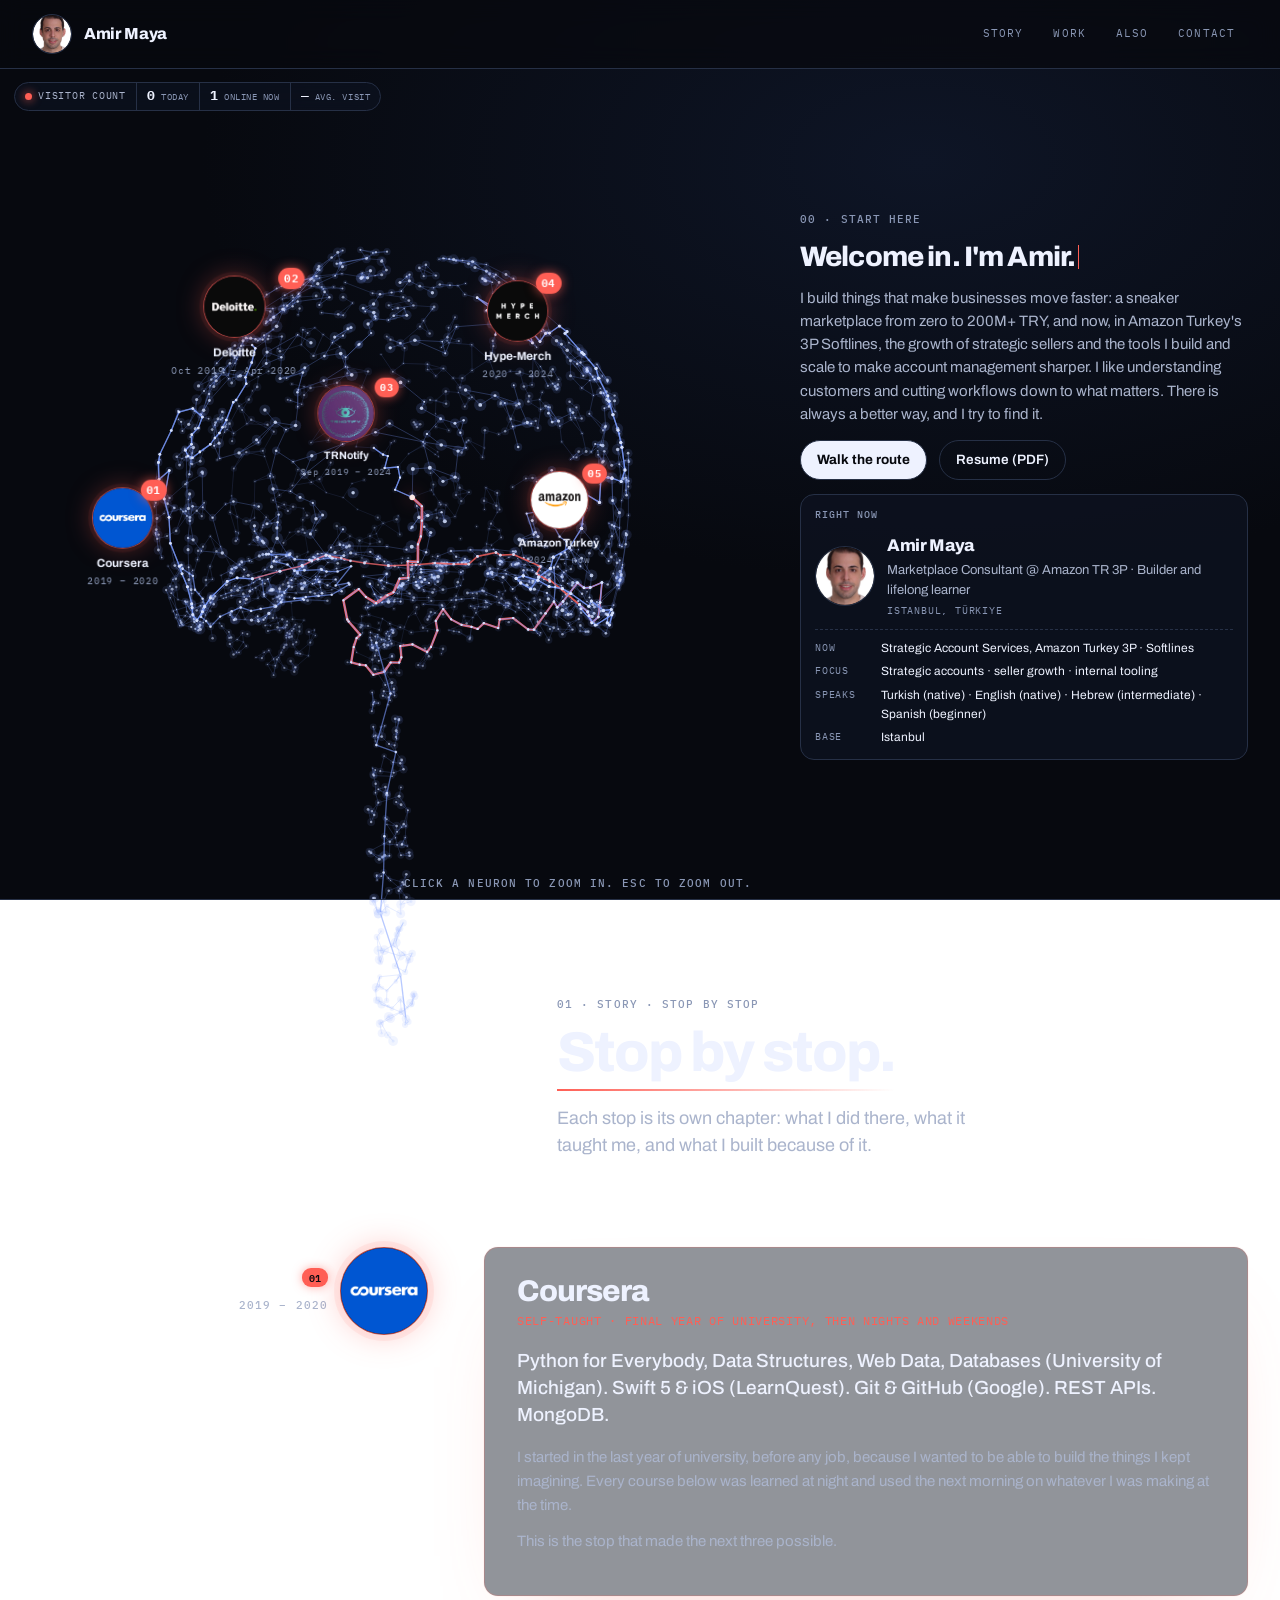
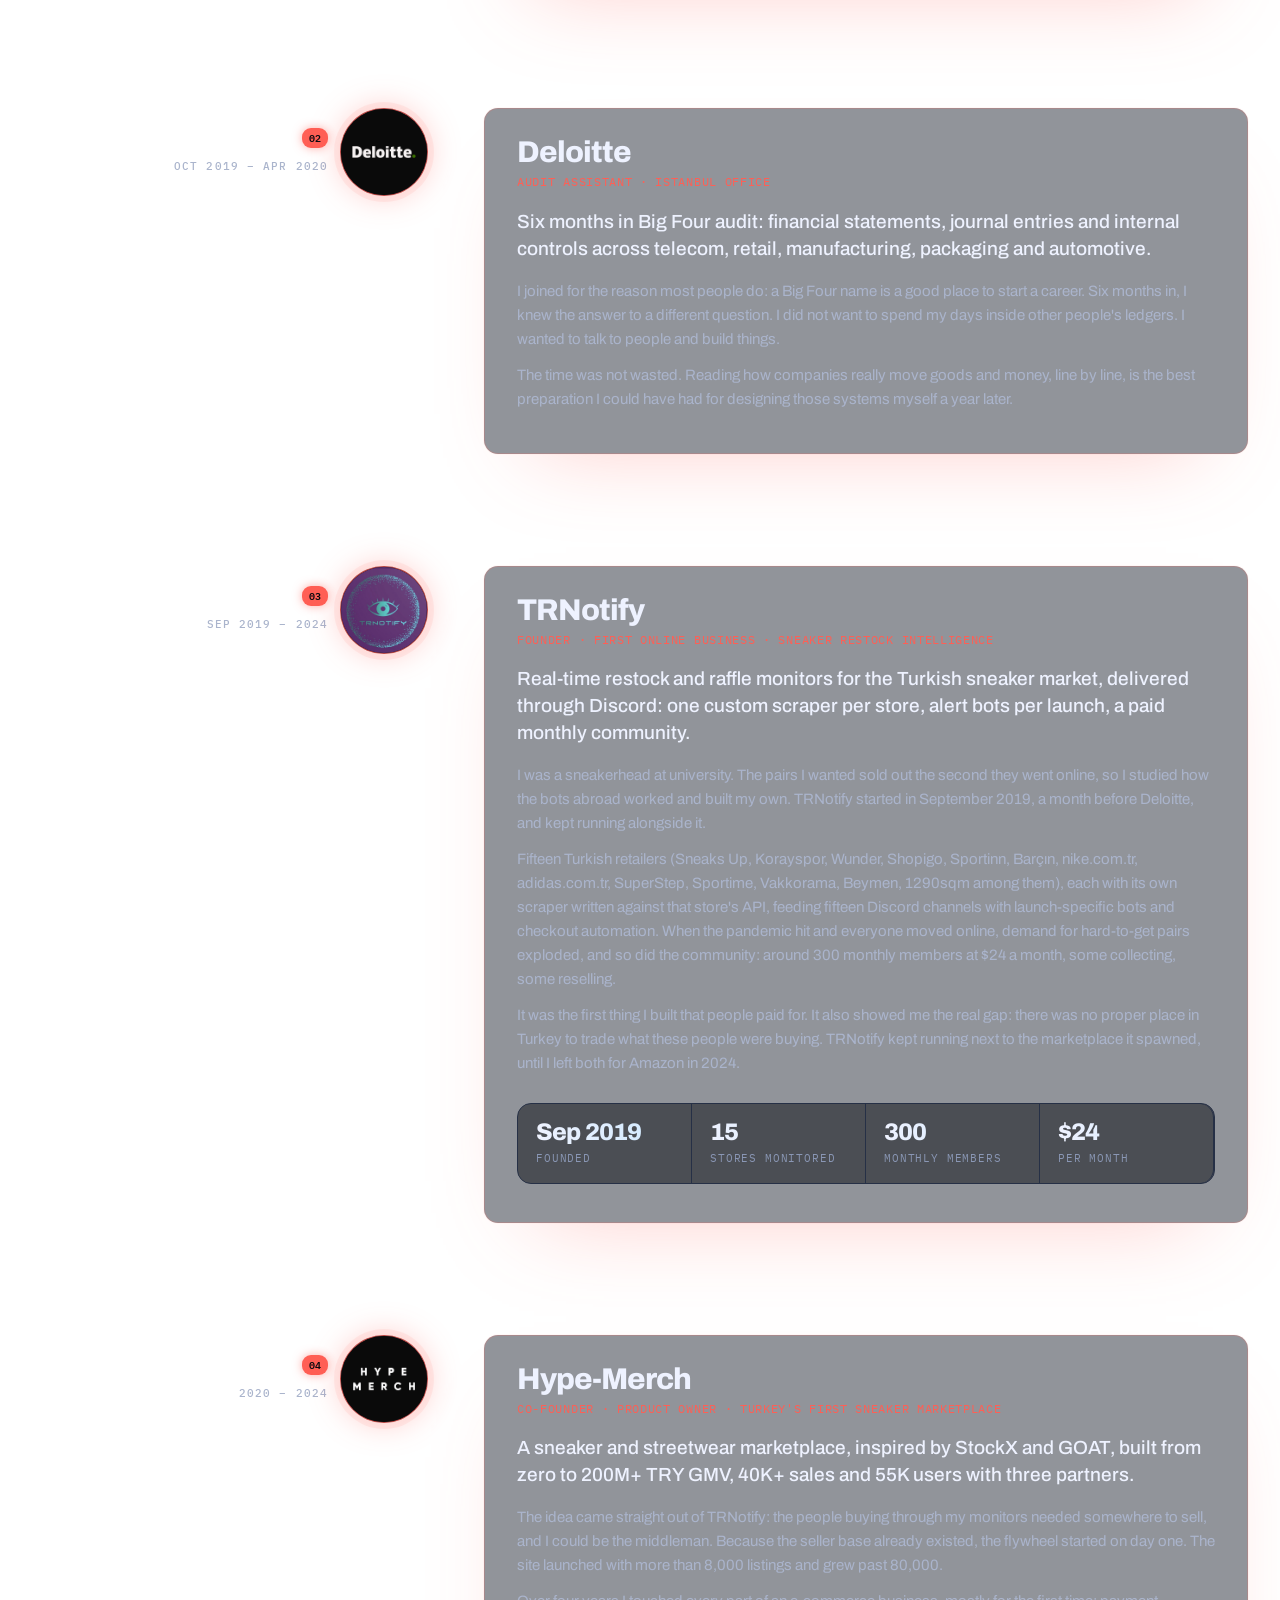
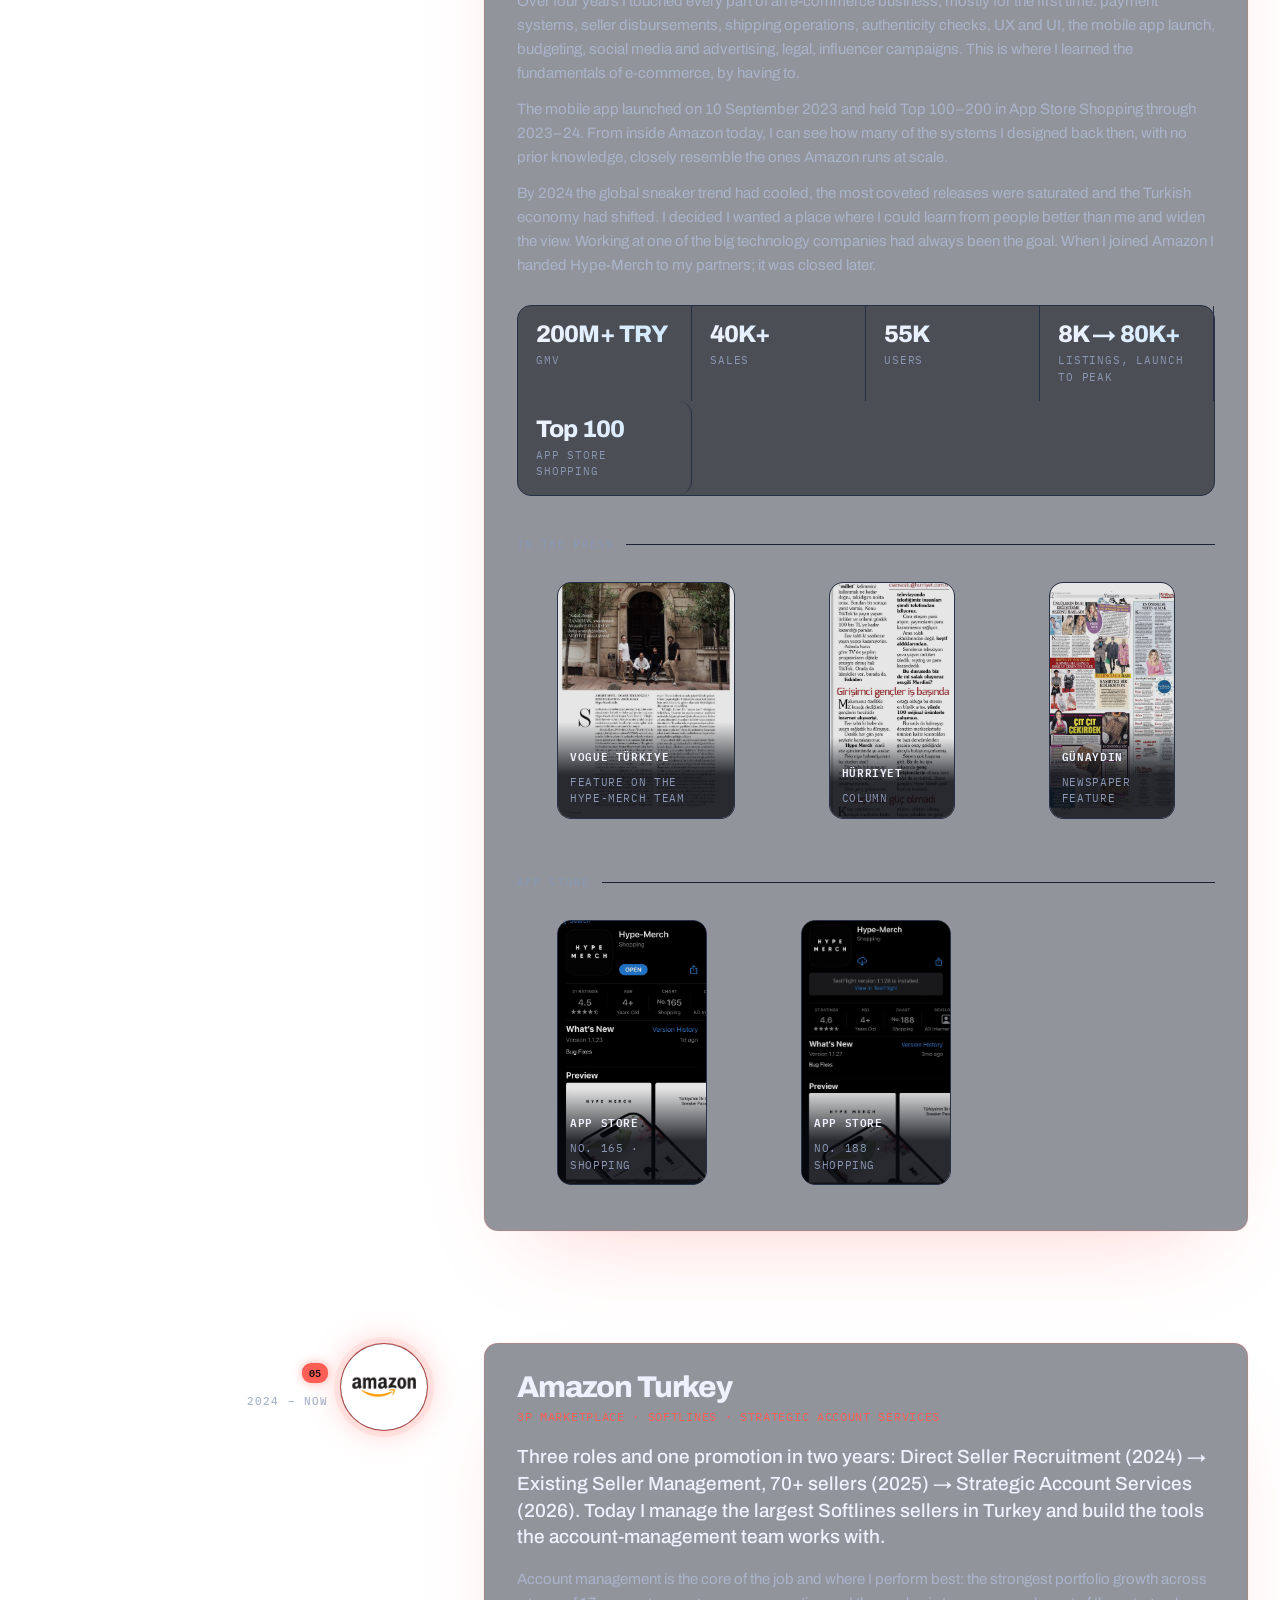
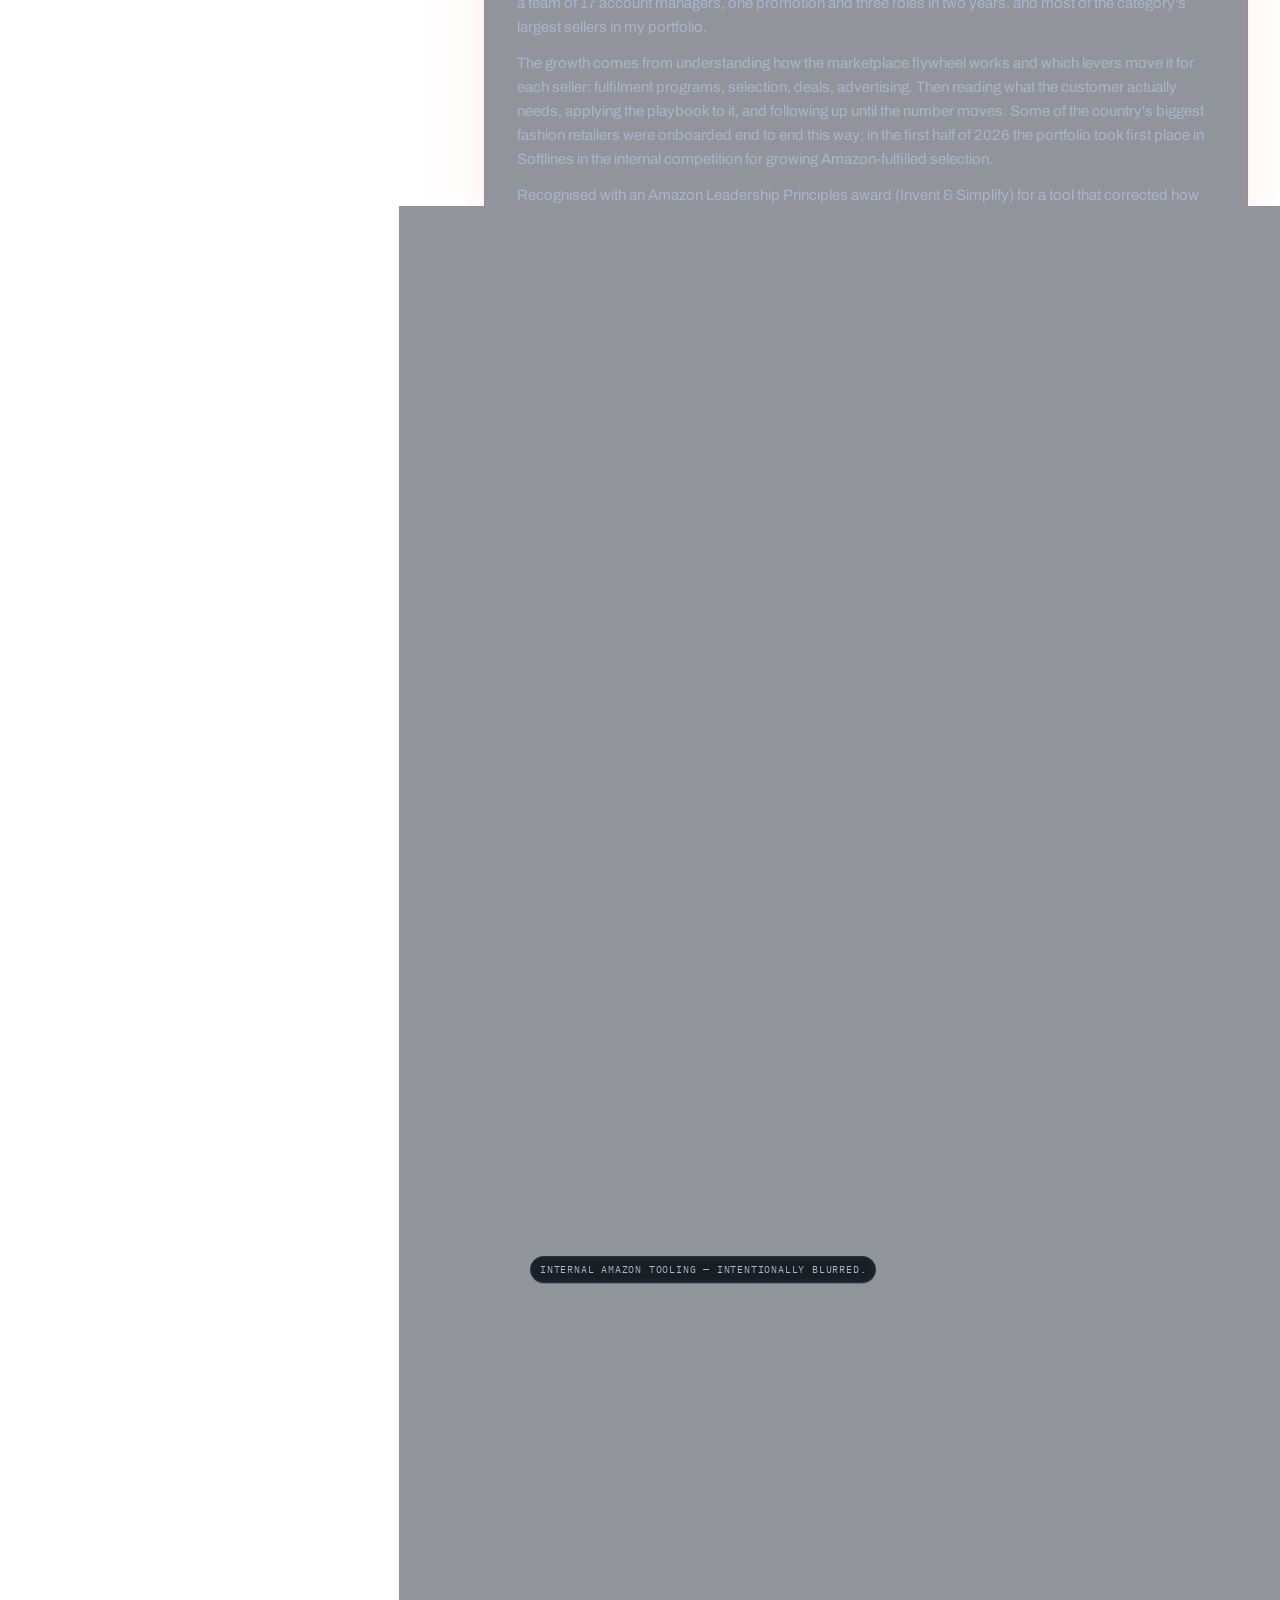
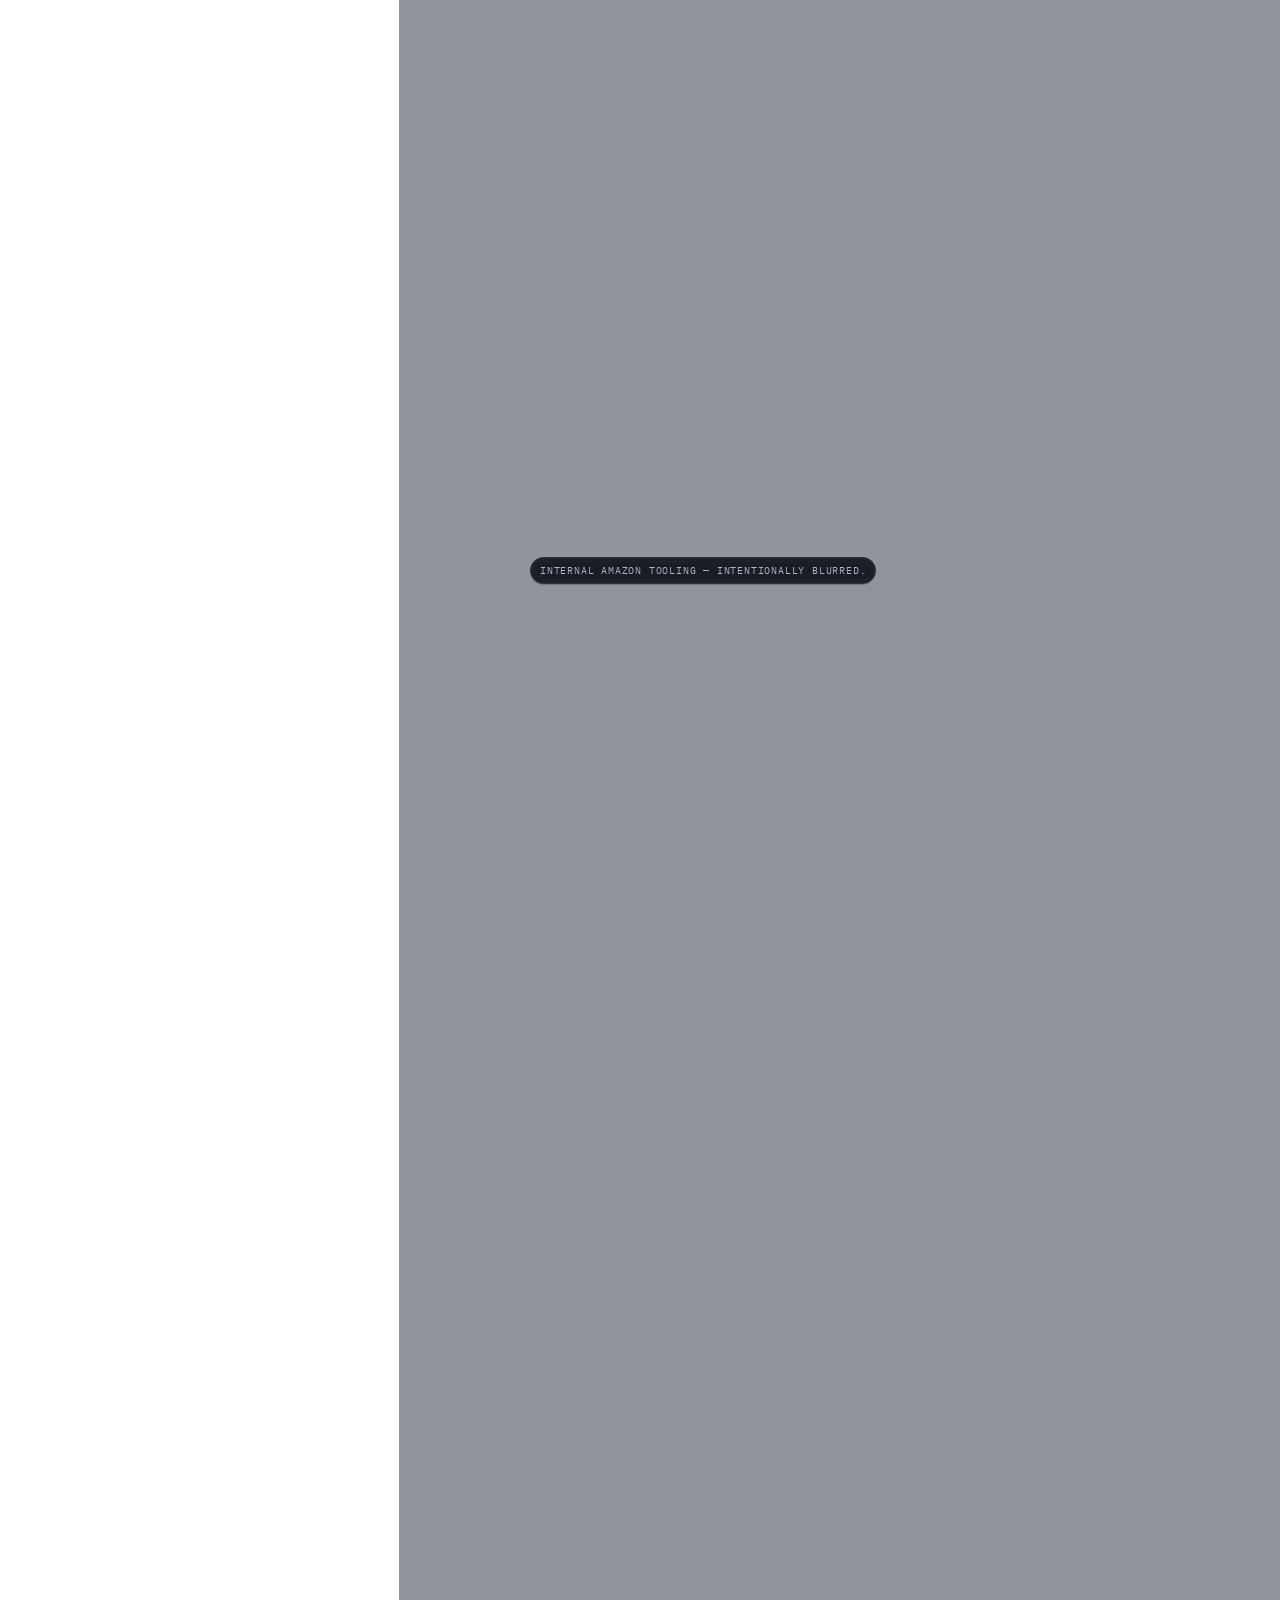
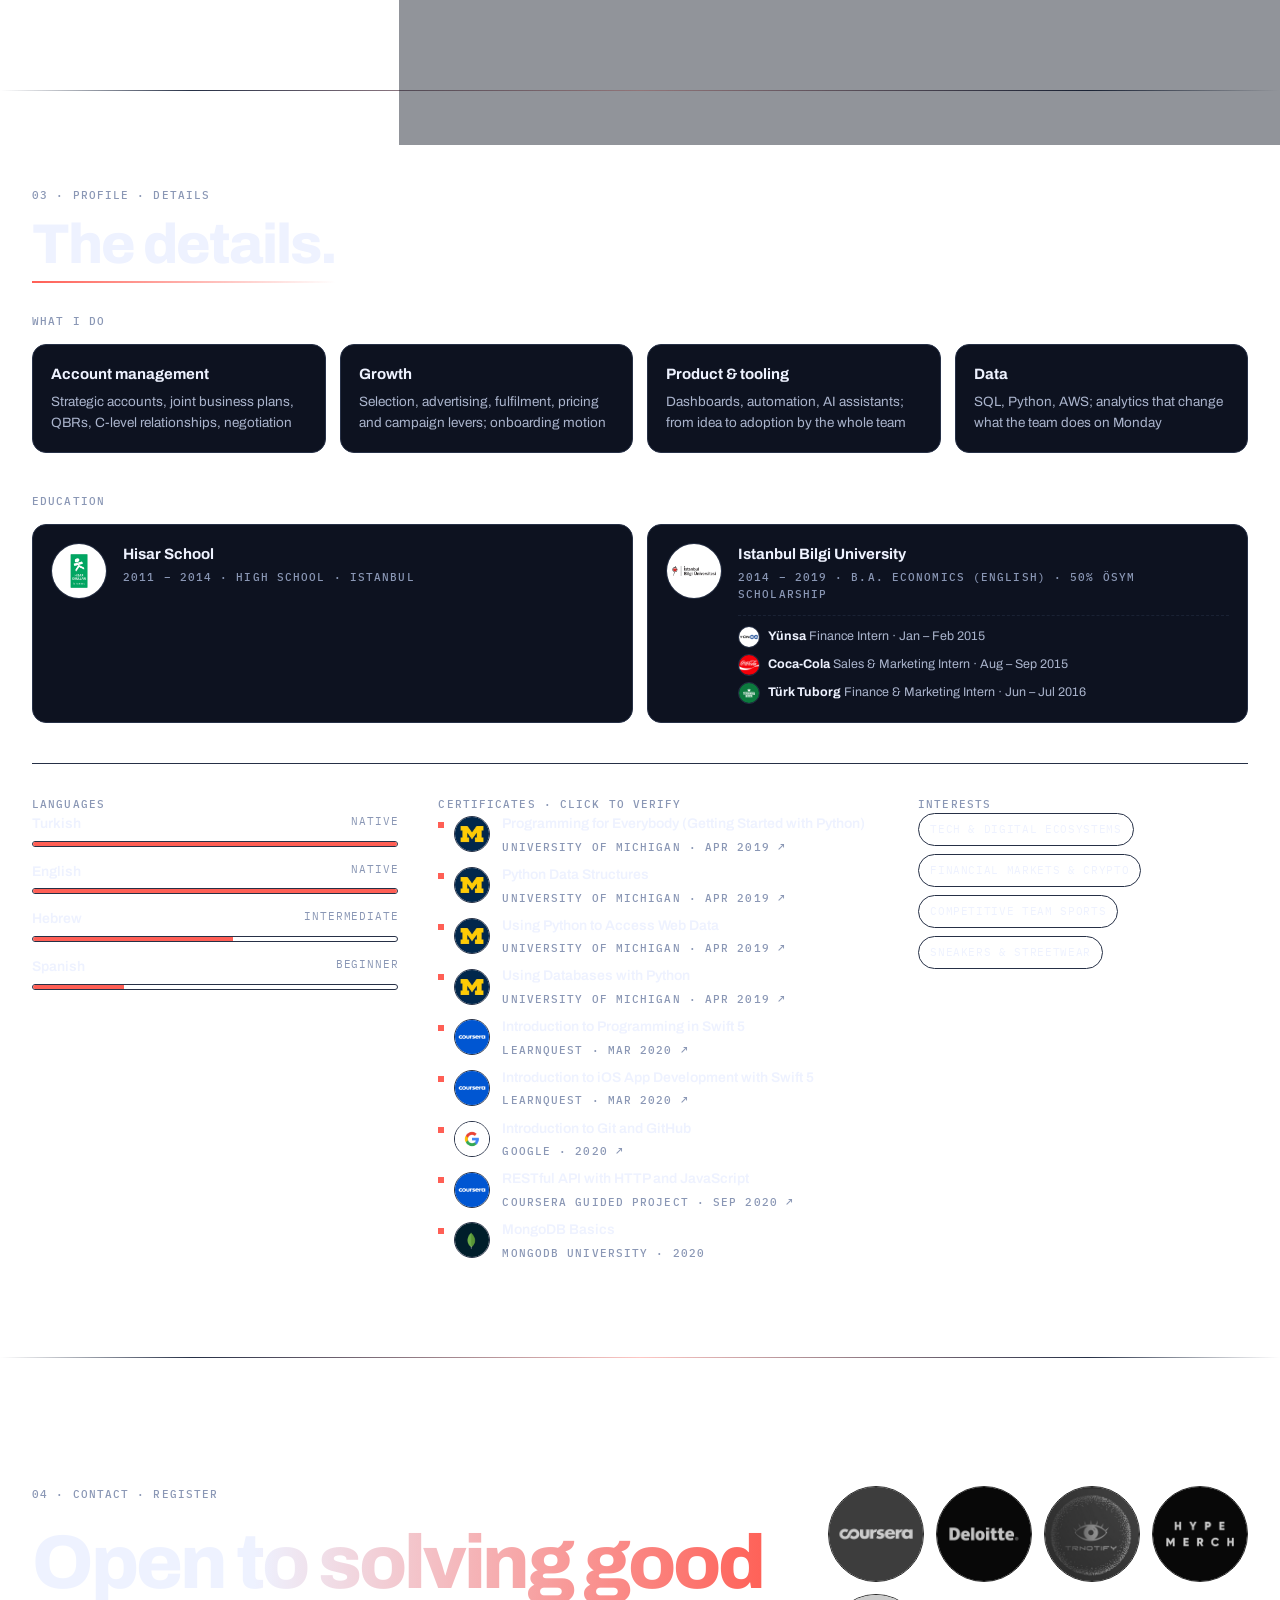
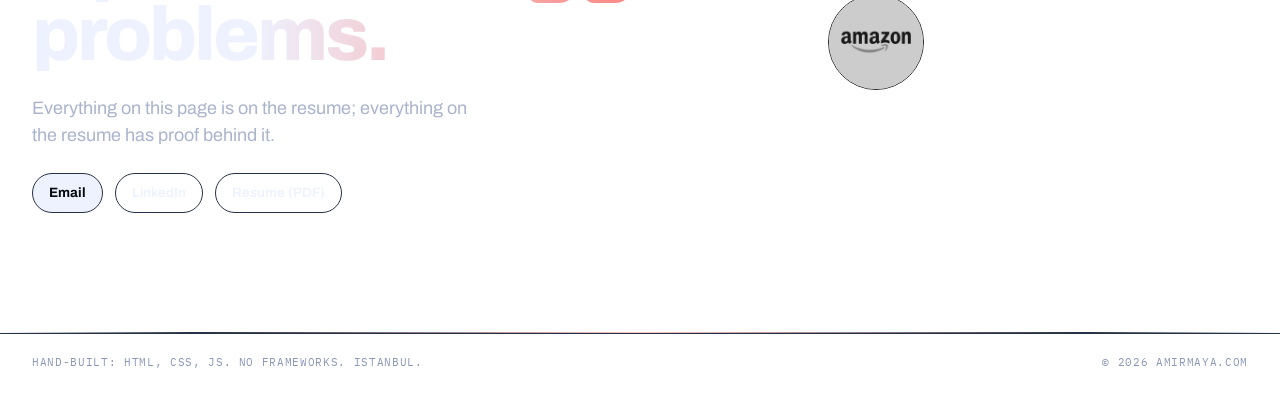
<file: index.html>
<!doctype html>
<html lang="en" data-theme="dark"><head><meta charset="utf-8"><meta name="viewport" content="width=device-width,initial-scale=1"><title>Amir Maya — account manager · builder</title>
<meta name="description" content="Amir Maya — account manager at Amazon Turkey who also builds the tools his team uses. Co-founder of Hype Merch, founder of TRNotify."><meta property="og:title" content="Amir Maya"><meta property="og:description" content="Account manager at Amazon who also builds the tools his team uses. Co-founder of Hype Merch."><meta property="og:image" content="https://amirmaya.com/assets/og.png"><meta property="og:url" content="https://amirmaya.com"><meta name="twitter:card" content="summary_large_image"><meta name="theme-color" content="#07090f"><link rel="icon" href="assets/favicon.png">
<link href="https://fonts.googleapis.com/css2?family=Archivo:wght@500;600;700;800&family=IBM+Plex+Mono:wght@400;500&display=swap" rel="stylesheet">
<link rel="stylesheet" href="styles.css?v=202611100128"><link rel="stylesheet" href="v3.css?v=202611100128">
</head><body>
<a class="skip" href="#story">Skip to content</a>
<div class="progress" id="progress"></div>
<header class="fascia" id="nav"><div class="wrap fascia-in">
  <a class="brand" href="#top"><span class="brand-mark"><img src="assets/img/portrait.png" alt=""></span><span class="brand-text"><b>Amir Maya</b></span></a>
  <nav class="dir"><a href="#story" data-ui="story"></a><a href="#work" data-ui="work"></a><a href="#facts" data-ui="facts"></a><a href="#contact" data-ui="contact"></a></nav>
</div></header>

<main id="top">
<section class="hero v3">
  <div class="hero-grid">
    <section class="copy">
      <p class="eyebrow" data-ui="eyebrow"></p>
      <h1><span class="hl-ghost" id="hlghost" aria-hidden="true"></span><span class="hl-live"><span id="hl"></span><span class="caret"></span></span></h1>
      <p class="intro" data-me="tagline"></p>
      <div class="ctas"><a class="btn btn-ink" href="#story" data-ui="cta_story"></a><a class="btn" href="assets/Amir_Maya_CV.pdf" target="_blank" rel="noopener" data-ui="cv"></a></div>
      <aside class="duty">
        <div class="duty-head"><span class="eyebrow" data-ui="duty"></span></div>
        <div class="duty-body"><span class="photo"><img src="assets/img/portrait.png" alt="Amir Maya"></span>
          <div><b class="duty-name" data-me="name"></b><p class="duty-role" data-me="title"></p><p class="duty-where mono" data-me="where"></p></div></div>
        <dl class="duty-facts" id="dutyFacts"></dl>
      </aside>
    </section>
    <section class="brain" id="brain"><canvas id="cv"></canvas><div id="neurons"></div><div id="sats"></div><div class="holo" id="holo"></div><div class="hud" id="door" data-ui-title="door_note"><span class="live"><i></i><span data-ui="door"></span></span><span class="dstat"><b class="mono" data-k="today">0</b><span data-ui="door_today"></span></span><span class="dstat"><b class="mono" data-k="online">1</b><span data-ui="door_now"></span></span><span class="dstat"><b class="mono" data-k="avg">—</b><span data-ui="door_avg"></span></span></div><div class="tip" id="tip"><span class="eyebrow" id="tipK"></span><span id="tipT"></span></div>
      <div class="legend"><span class="eyebrow dim" data-v3="v3_hint"></span></div><div class="mkey" id="mkey"></div></section>
  </div>
</section>

<section class="section" id="story"><canvas class="spine" id="spine" aria-hidden="true"></canvas><div class="wrap">
  <div class="section-head"><div><p class="eyebrow" data-ui="s1_eyebrow"></p><h2 class="section-title" data-ui="s1_title"></h2></div><p class="section-intro" data-ui="s1_intro"></p></div>
  <div id="storyList"></div></div></section>
<div id="work"></div>

<section class="section facts" id="facts"><div class="wrap">
  <div class="section-head"><div><p class="eyebrow" data-ui="s3_eyebrow"></p><h2 class="section-title" data-ui="s3_title"></h2></div></div>
  <p class="eyebrow" data-ui="skills" style="margin:0 0 14px"></p><div class="skills" id="skills"></div>
  <p class="eyebrow" data-ui="education" style="margin:0 0 14px"></p><div class="edu" id="edu"></div>
  <div class="facts-grid"><div class="fcol"><p class="eyebrow" data-ui="langs"></p><ul class="langbars" id="langbars"></ul></div><div class="fcol"><p class="eyebrow" data-ui="certs"></p><ul class="plain" id="certs"></ul></div><div class="fcol"><p class="eyebrow" data-ui="interests"></p><ul class="chips" id="interests"></ul></div></div>
</div></section>

<section class="section contact" id="contact"><div class="wrap contact-in">
  <div class="contact-left"><p class="eyebrow" data-ui="s4_eyebrow"></p><h2 class="contact-title" data-ui="contact_title"></h2><p class="section-intro" data-ui="contact_sub"></p>
    <div class="ctas"><a class="btn btn-ink btn-lg" href="mailto:mayaamir96@gmail.com" data-ui="email"></a><a class="btn btn-lg" href="https://www.linkedin.com/in/amir-maya-a8460910b/" target="_blank" rel="noopener">LinkedIn</a><a class="btn btn-lg" href="assets/Amir_Maya_CV.pdf" target="_blank" rel="noopener" data-ui="cv"></a></div></div>
  <div class="wall" id="wall"></div></div></section>
<footer class="site-footer"><div class="wrap"><span data-ui="footer"></span><span class="mono">© <span id="year"></span> amirmaya.com</span></div></footer>
</main>

<script src="content.js?v=202611100128"></script><script src="brain.js?v=202611100128"></script><script src="v3.js?v=202611100128"></script><script src="spine.js?v=202611092148"></script><script src="gallery.js?v=202611092148"></script><script src="probe.js?v=202611092148"></script><script src="counter.js?v=202611100128" defer></script>
</body></html>
</file>
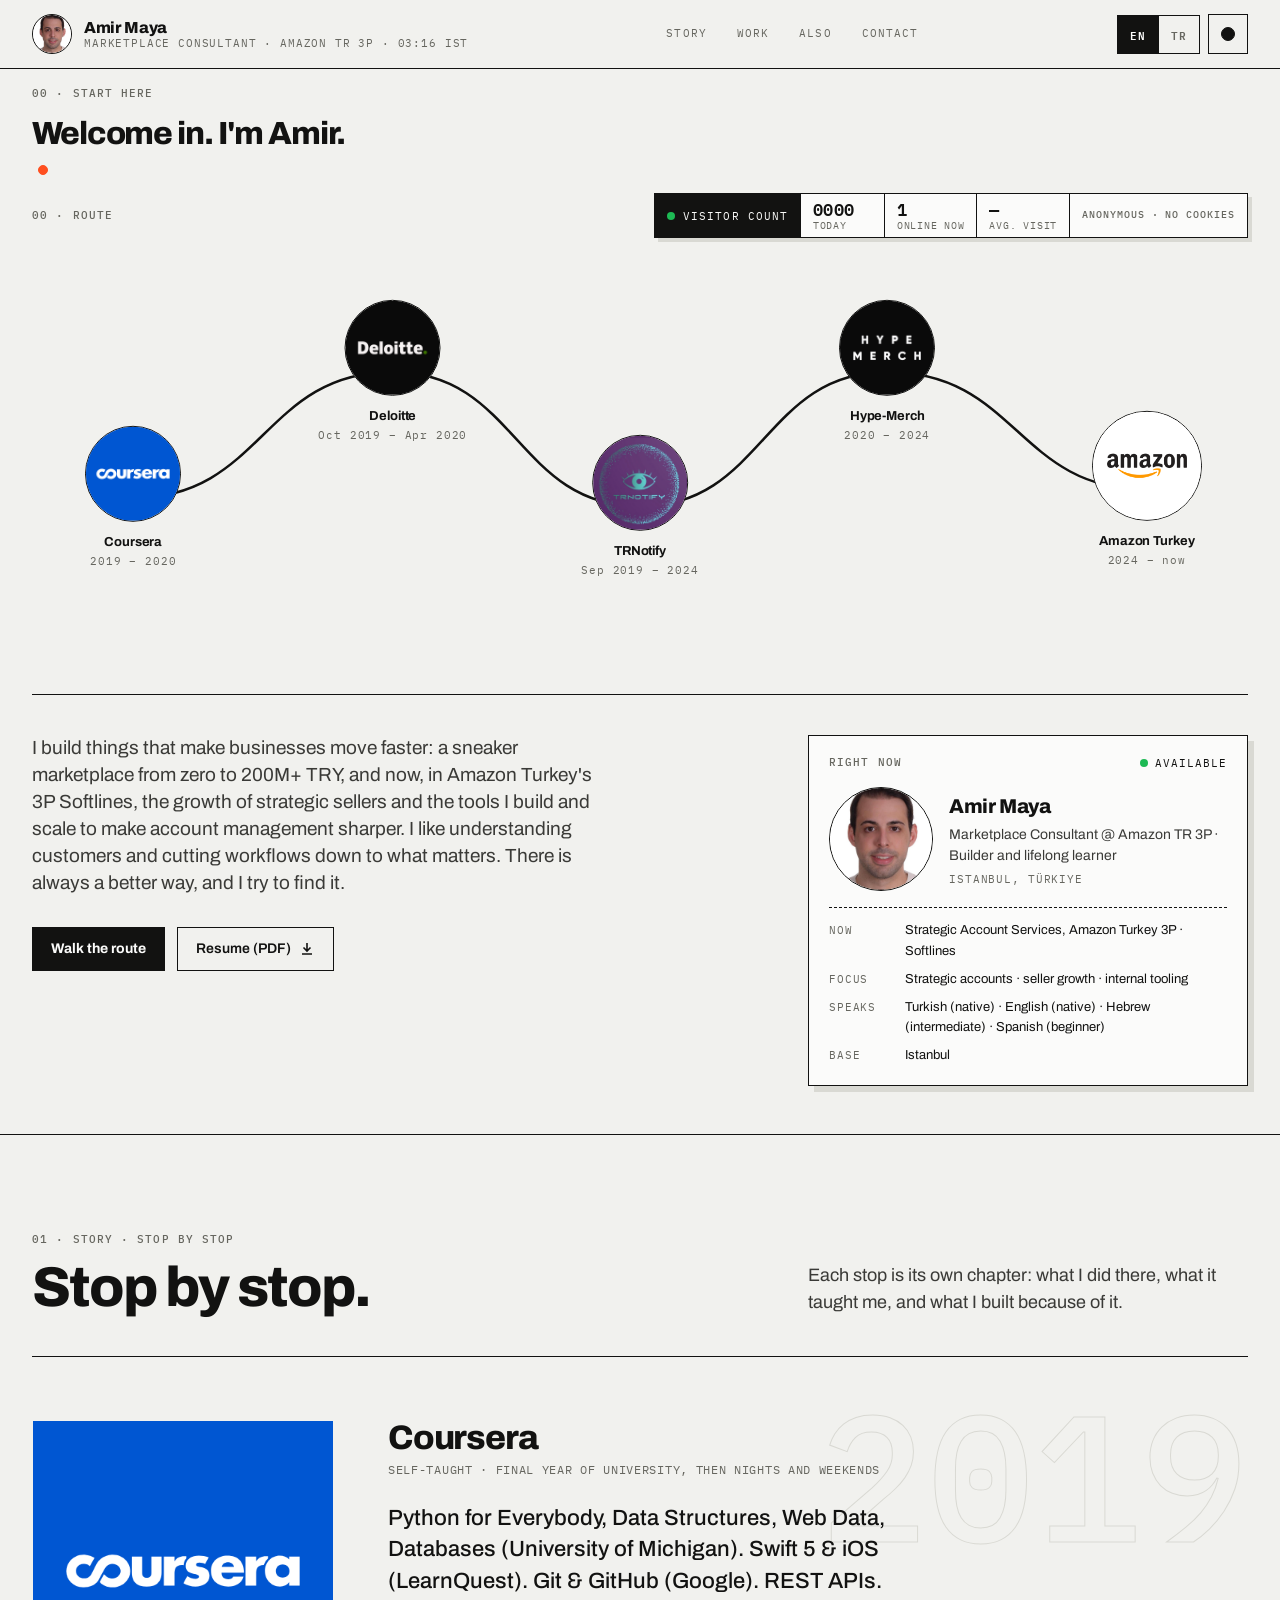
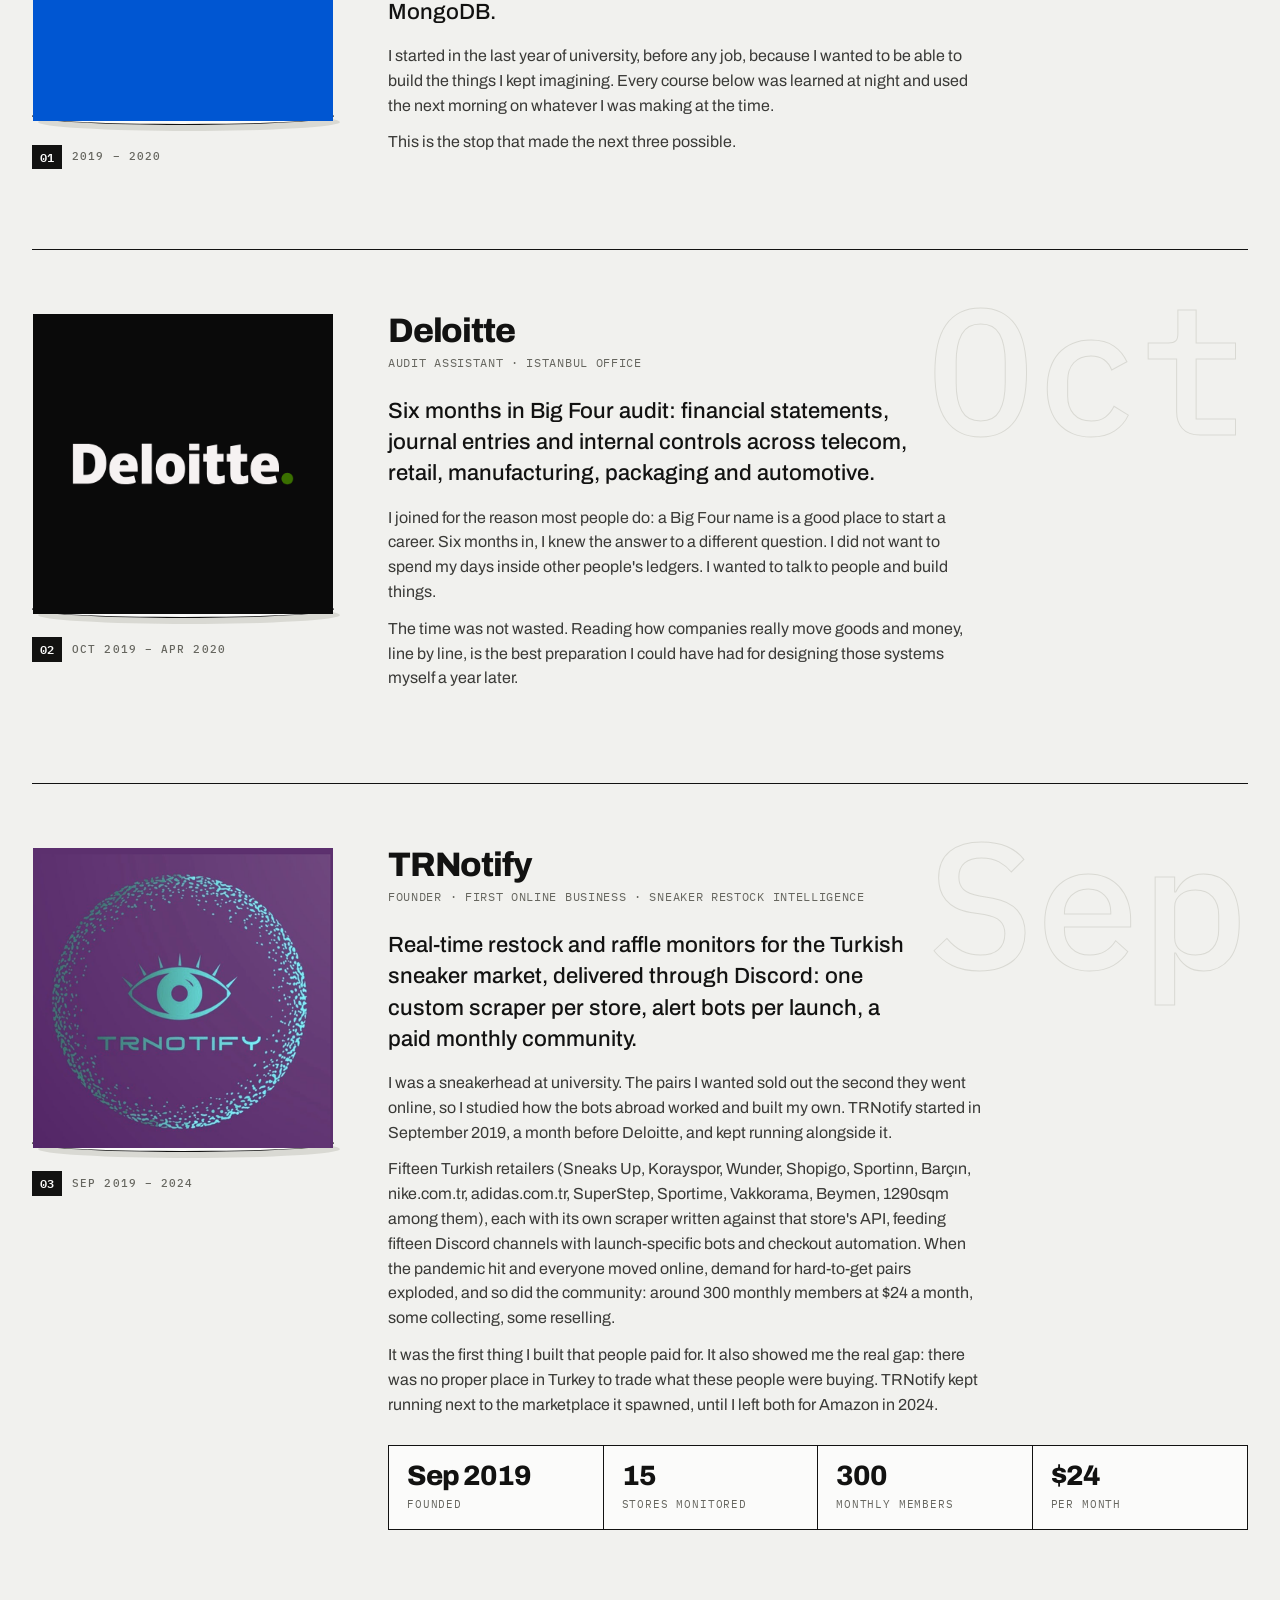
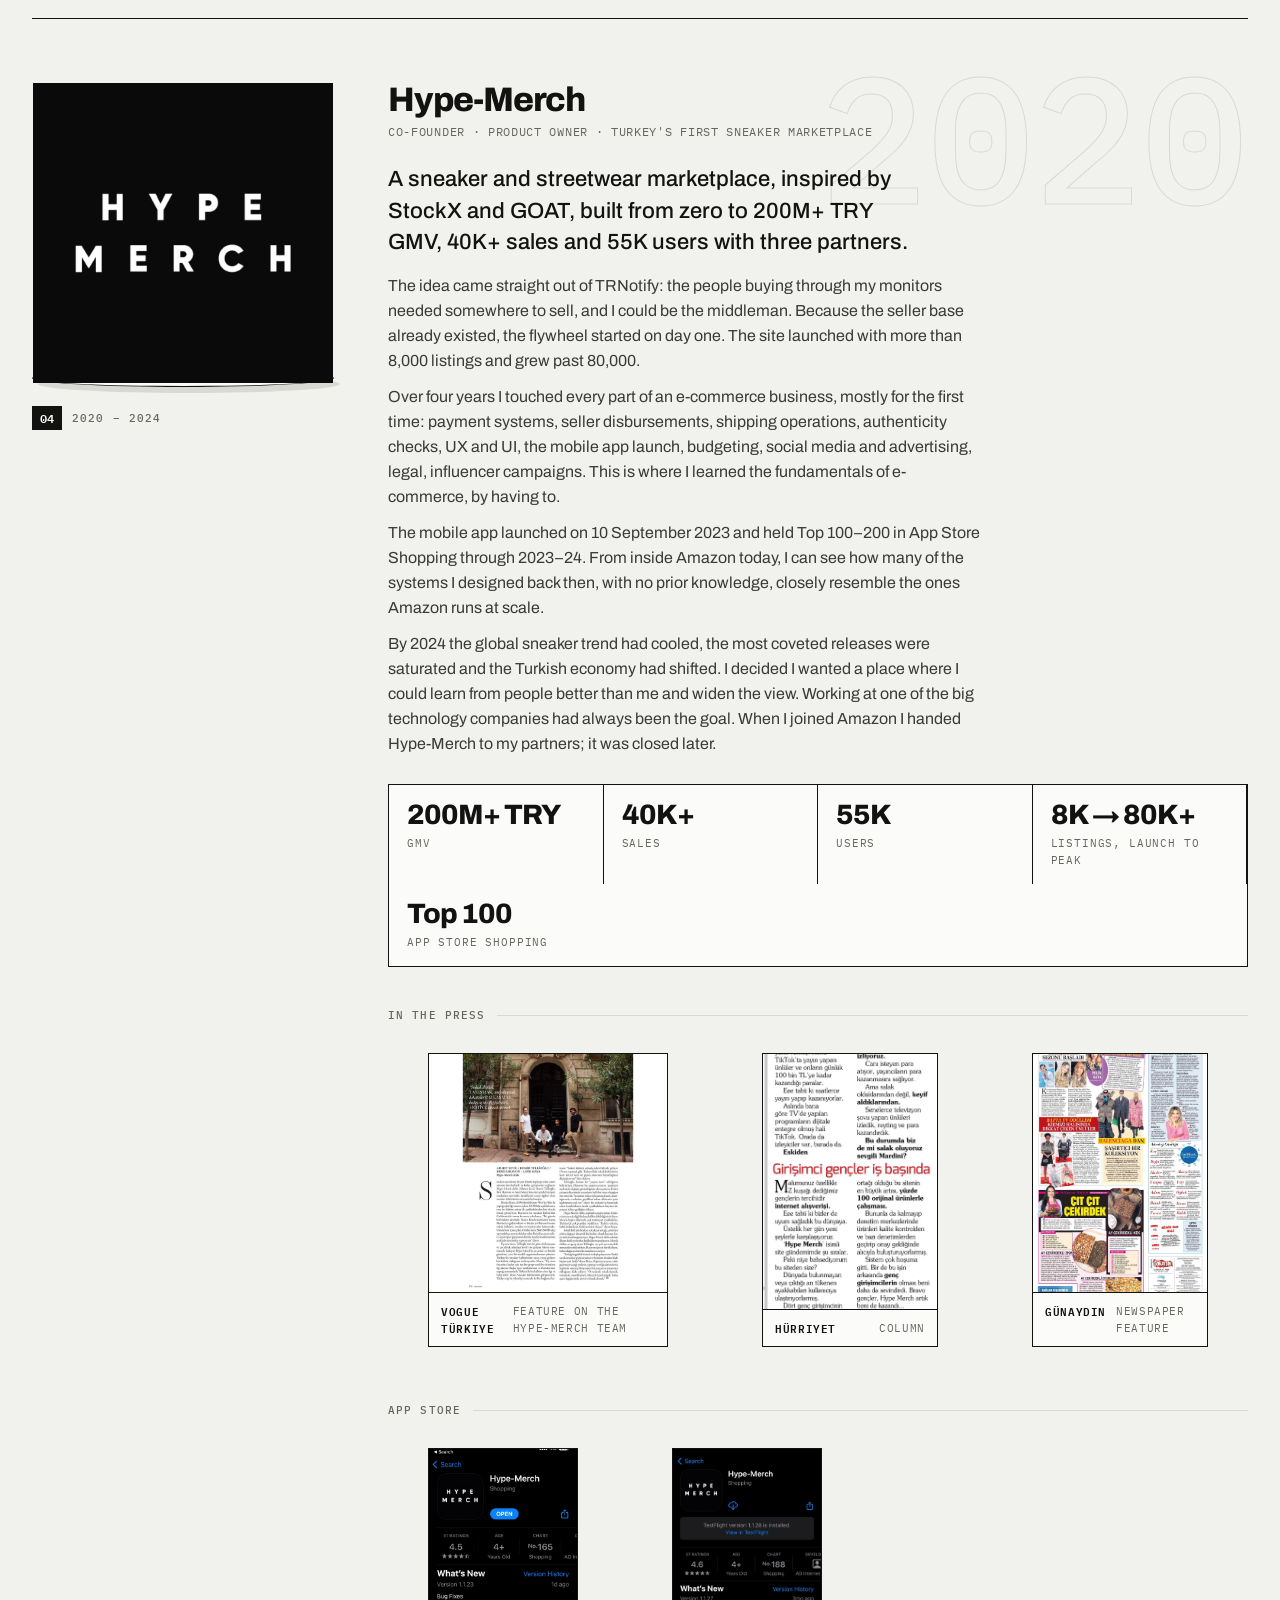
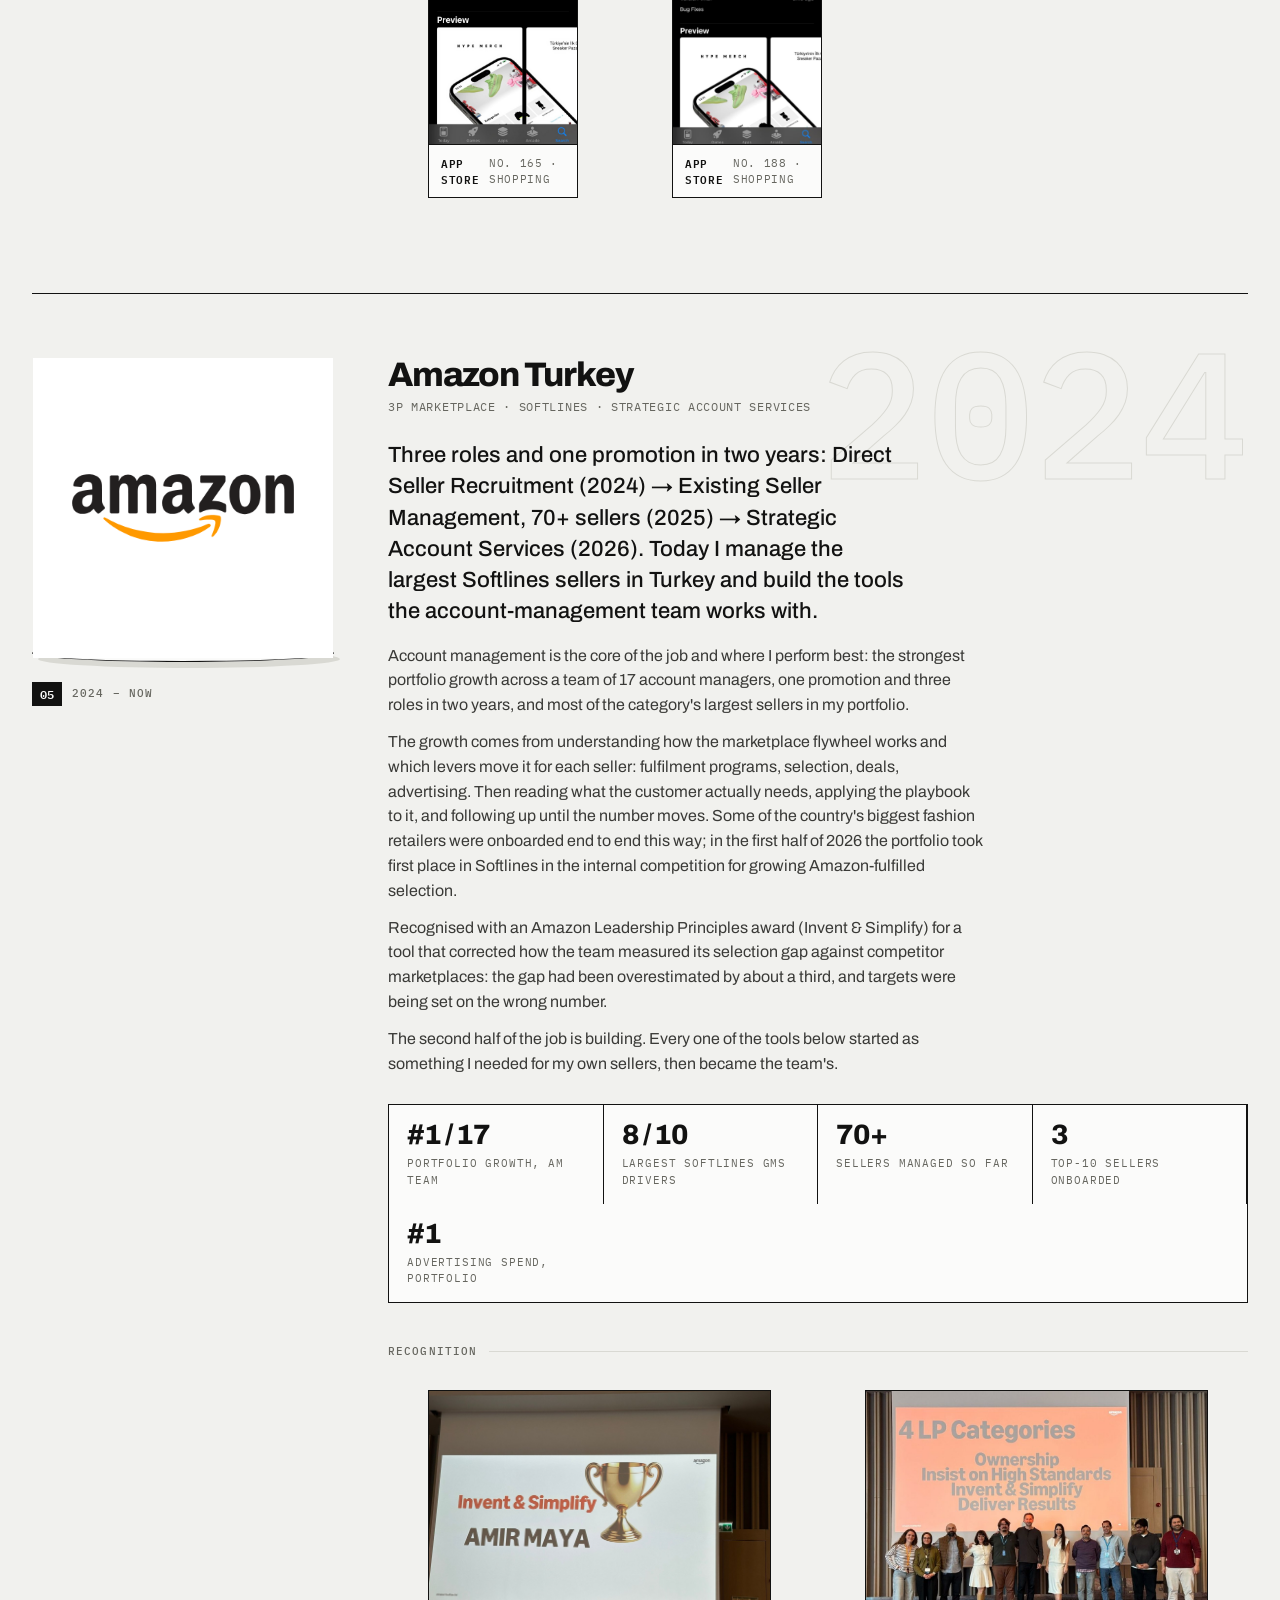
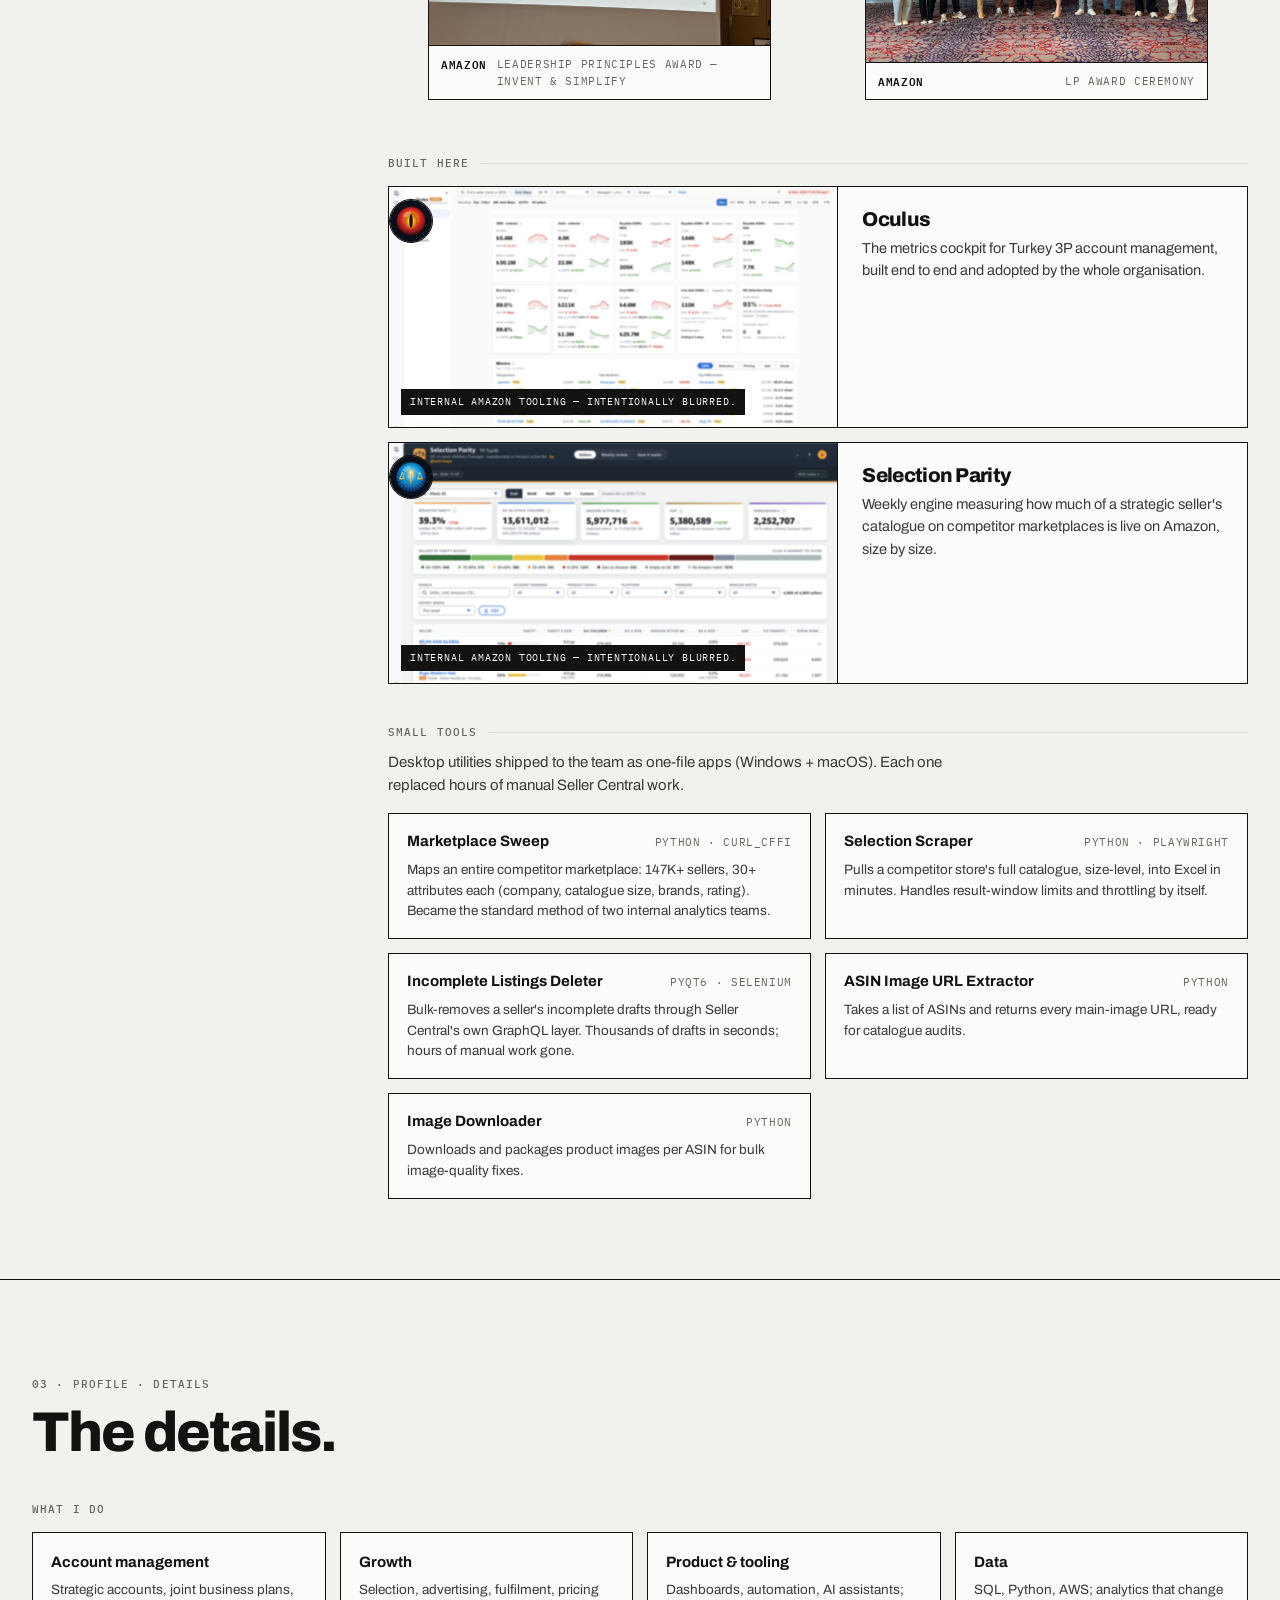
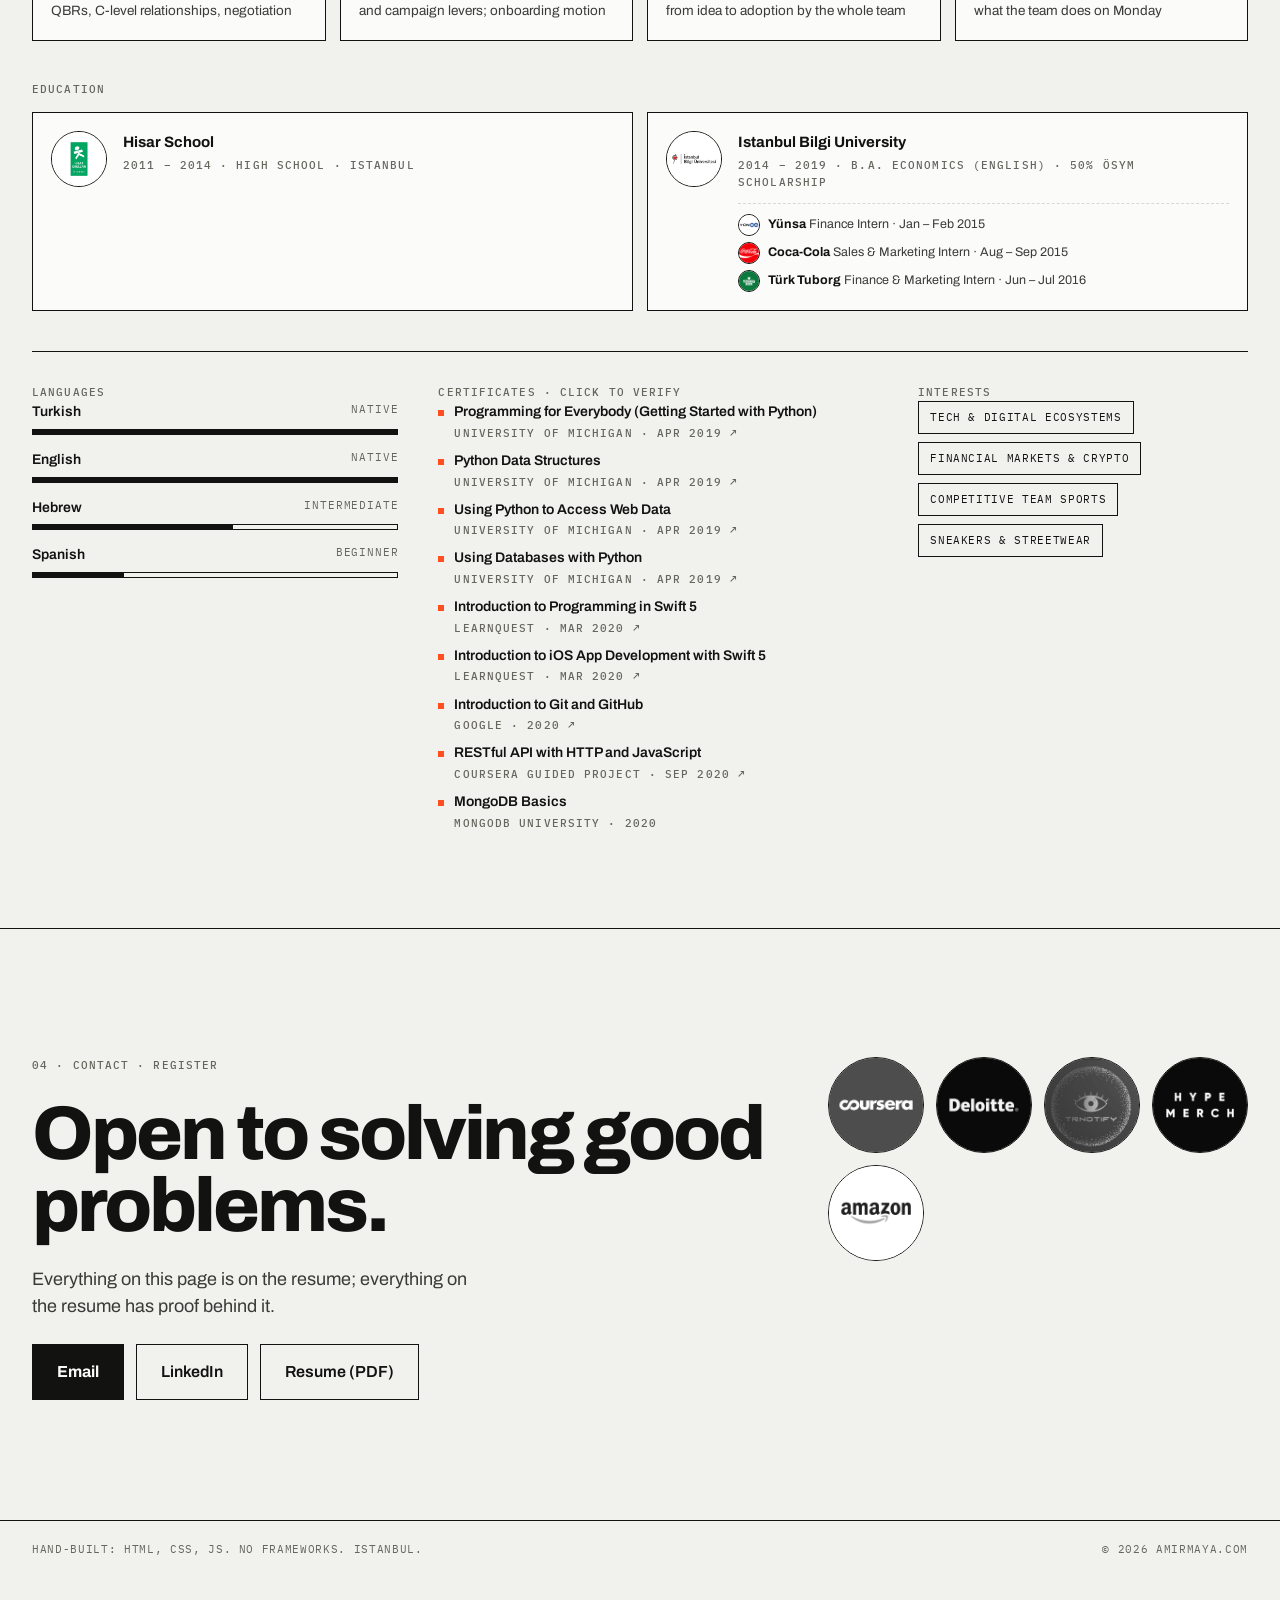
<file: legacy.html>
<!doctype html>
<html lang="en" data-theme="light">
<head>
<meta charset="utf-8">
<meta name="viewport" content="width=device-width, initial-scale=1">
<title>Amir Maya — legacy</title><meta name="robots" content="noindex">
<meta name="description" content="Amir Maya — seller growth and marketplace tooling. Amazon Turkey, Hype-Merch co-founder, TRNotify founder.">
<meta property="og:title" content="Amir Maya"><meta property="og:description" content="Twelve years, seven stops."><meta property="og:url" content="https://amirmaya.com">
<meta name="theme-color" content="#F1F1EE">
<link rel="icon" href="assets/favicon.png" type="image/png">
<link rel="preconnect" href="https://fonts.googleapis.com"><link rel="preconnect" href="https://fonts.gstatic.com" crossorigin>
<link href="https://fonts.googleapis.com/css2?family=Archivo:wght@400;500;600;700;800;900&family=IBM+Plex+Mono:wght@400;500;600&display=swap" rel="stylesheet">
<link rel="stylesheet" href="styles.css?v=202611100128">
</head>
<body>
<div class="progress" id="progress"></div>

<header class="fascia" id="nav">
  <div class="wrap fascia-in">
    <a class="brand" href="#top"><span class="brand-mark"><img src="assets/img/portrait.png" alt=""></span><span class="brand-text"><b>Amir Maya</b><span class="mono sub"><span data-ui="role_short"></span> · <span id="clock">--:--</span></span></span></a>
    <nav class="dir"><a href="#story" data-ui="story"></a><a href="#work" data-ui="work"></a><a href="#facts" data-ui="facts"></a><a href="#contact" data-ui="contact"></a></nav>
    <div class="tools">
      <div class="seg" role="group" aria-label="Language"><button data-lang="en">EN</button><button data-lang="tr">TR</button></div>
      <button class="theme" id="theme" aria-label="Toggle theme"><i></i></button>
    </div>
  </div>
</header>

<main id="top">
  <section class="hero">
    <div class="wrap hero-in">
      <div class="hero-top">
        <p class="eyebrow" data-ui="eyebrow"></p>
        <div class="hl-wrap"><h1 class="hl" id="hl"></h1><div class="hl-dots" id="hldots"></div></div>
      </div>
      <div class="route-head"><span class="eyebrow" data-ui="route_eyebrow"></span>
        <div class="door" id="door"><span class="live"><i></i><span data-ui="door"></span></span>
          <span class="dstat"><b class="mono" data-k="today">0000</b><span data-ui="door_today"></span></span>
          <span class="dstat"><b class="mono" data-k="online">1</b><span data-ui="door_now"></span></span>
          <span class="dstat"><b class="mono" data-k="avg">—</b><span data-ui="door_avg"></span></span>
          <span class="eyebrow dim" data-ui="door_note"></span></div></div>
      <div class="route" id="route">
        <svg class="route-svg" id="routeSvg" viewBox="0 0 1400 420" preserveAspectRatio="none" aria-hidden="true">
          <path id="routeGhost" d="" fill="none" stroke="currentColor" stroke-width="1.5" stroke-dasharray="2 8" opacity=".25"/>
          <path id="routePath" d="" fill="none" stroke="currentColor" stroke-width="2.5" stroke-linecap="round"/>
        </svg>
        <div class="stops" id="stops"></div>
        <div class="tip" id="tip"><span class="eyebrow" id="tipK"></span><span id="tipT"></span></div>
      </div>
      <div class="hero-body">
        <div class="hero-left">
          <p class="intro" data-me="tagline"></p>
          <div class="ctas"><a class="btn btn-ink" href="#story" data-ui="cta_story"></a><a class="btn" href="assets/Amir_Maya_CV.pdf" target="_blank" rel="noopener"><span data-ui="cv"></span><svg width="16" height="16" viewBox="0 0 16 16" fill="none" stroke="currentColor" stroke-width="1.6"><path d="M8 2v8M4.5 6.5 8 10l3.5-3.5M3 13h10"/></svg></a></div>
        </div>
        <aside class="duty">
          <div class="duty-head"><span class="eyebrow" data-ui="duty"></span><span class="live"><i></i><span data-ui="live"></span></span></div>
          <div class="duty-body">
            <span class="photo"><img src="assets/img/portrait.png" alt="Amir Maya"></span>
            <div><b class="duty-name" data-me="name"></b><p class="duty-role" data-me="title"></p><p class="duty-where mono" data-me="where"></p></div>
          </div>
          <dl class="duty-facts" id="dutyFacts"></dl>
        </aside>
      </div>
    </div>
  </section>

  <section class="section" id="story">
    <div class="wrap">
      <div class="section-head"><div><p class="eyebrow" data-ui="s1_eyebrow"></p><h2 class="section-title" data-ui="s1_title"></h2></div><p class="section-intro" data-ui="s1_intro"></p></div>
      <div id="storyList"></div>
    </div>
  </section>
  <div id="work"></div>

  <section class="section facts" id="facts">
    <div class="wrap">
      <div class="section-head"><div><p class="eyebrow" data-ui="s3_eyebrow"></p><h2 class="section-title" data-ui="s3_title"></h2></div></div>
      <p class="eyebrow" data-ui="skills" style="margin:0 0 14px"></p>
      <div class="skills" id="skills"></div>
      <p class="eyebrow" data-ui="education" style="margin:0 0 14px"></p>
      <div class="edu" id="edu"></div>
      <div class="facts-grid">
        <div class="fcol"><p class="eyebrow" data-ui="langs"></p><ul class="langbars" id="langbars"></ul></div>
        <div class="fcol"><p class="eyebrow" data-ui="certs"></p><ul class="plain" id="certs"></ul></div>
        <div class="fcol"><p class="eyebrow" data-ui="interests"></p><ul class="chips" id="interests"></ul></div>
      </div>
    </div>
  </section>

  <section class="section contact" id="contact">
    <div class="wrap contact-in">
      <div class="contact-left"><p class="eyebrow" data-ui="s4_eyebrow"></p><h2 class="contact-title" data-ui="contact_title"></h2><p class="section-intro" data-ui="contact_sub"></p>
        <div class="ctas"><a class="btn btn-ink btn-lg" href="mailto:mayaamir96@gmail.com" data-ui="email"></a><a class="btn btn-lg" href="https://www.linkedin.com/in/amir-maya-a8460910b/" target="_blank" rel="noopener">LinkedIn</a><a class="btn btn-lg" href="assets/Amir_Maya_CV.pdf" target="_blank" rel="noopener" data-ui="cv"></a></div></div>
      <div class="wall" id="wall"></div>
    </div>
  </section>
  <footer class="site-footer"><div class="wrap"><span data-ui="footer"></span><span class="mono">© <span id="year"></span> amirmaya.com</span></div></footer>
</main>

<div class="lightbox" id="lightbox"><img alt=""><button aria-label="Close">×</button></div>
<script src="content.js?v=202611100128"></script><script src="app.js?v=202611100128"></script><script src="counter.js?v=202611100128" defer></script>
</body>
</html>
</file>
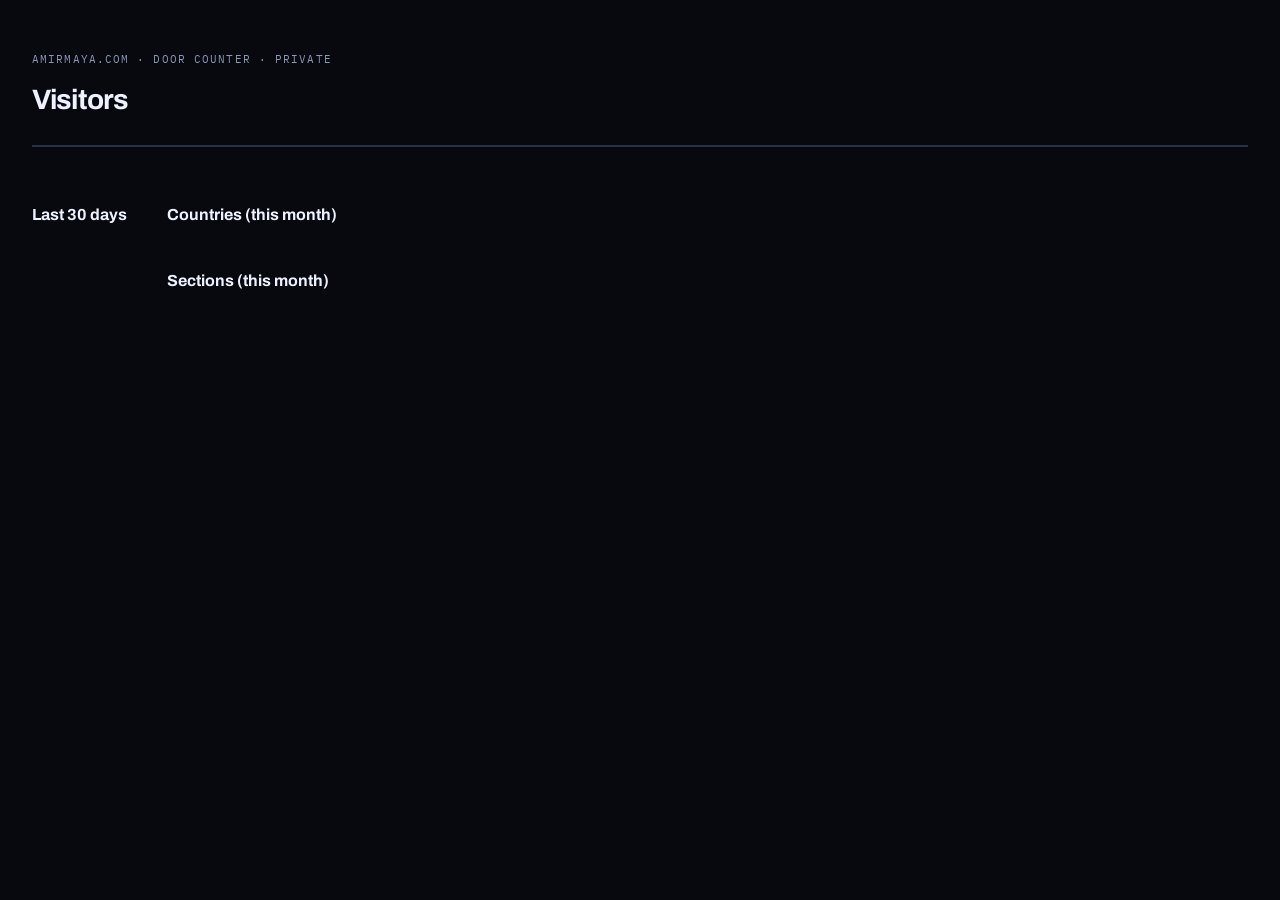
<file: stats.html>
<!doctype html><html lang="en"><head><meta charset="utf-8"><meta name="viewport" content="width=device-width,initial-scale=1"><title>amirmaya.com — stats</title><meta name="robots" content="noindex">
<link href="https://fonts.googleapis.com/css2?family=Archivo:wght@500;700;800&family=IBM+Plex+Mono:wght@400;500&display=swap" rel="stylesheet">
<style>body{margin:0;background:#07090f;color:#eef2ff;font:15px/1.5 Archivo,sans-serif;padding:40px 32px}.mono{font-family:"IBM Plex Mono",monospace}h1{font-size:28px;letter-spacing:-.03em;margin:0 0 4px}
.eyebrow{font-family:"IBM Plex Mono",monospace;font-size:11px;letter-spacing:.1em;text-transform:uppercase;color:#8a97b5}.grid{display:grid;grid-template-columns:repeat(auto-fit,minmax(160px,1fr));border:1px solid #263046;margin:24px 0}
.grid div{padding:16px 18px;border-right:1px solid #263046;border-bottom:1px solid #263046}.grid b{display:block;font-size:30px;letter-spacing:-.03em;line-height:1}.grid span{display:block;margin-top:6px}
table{border-collapse:collapse;width:100%;max-width:720px;font-size:13px}td,th{border-bottom:1px solid #1a2234;padding:6px 8px;text-align:left}th{font-family:"IBM Plex Mono",monospace;font-size:10.5px;letter-spacing:.08em;text-transform:uppercase;color:#8a97b5}
.bar{height:8px;background:#ff5f55}h2{font-size:16px;margin:32px 0 10px}.row{display:flex;gap:40px;flex-wrap:wrap}</style></head>
<body><p class="eyebrow">amirmaya.com · door counter · private</p><h1>Visitors</h1><p class="eyebrow" id="meta"></p>
<div class="grid" id="kpis"></div>
<div class="row"><div><h2>Last 30 days</h2><table id="days"></table></div><div><h2>Countries (this month)</h2><table id="cc"></table><h2>Sections (this month)</h2><table id="sec"></table></div></div>
<script>
const key = new URLSearchParams(location.search).get("key") || localStorage.getItem("statskey"); if (key) localStorage.setItem("statskey", key);
fetch("https://amirmaya-stats.mayaamir96.workers.dev/stats?key=" + encodeURIComponent(key || "")).then(r => r.json()).then(d => {
  if (!d.mtd) { document.body.innerHTML = "<p>Unauthorized.</p>"; return; }
  const dur = s => s == null ? "—" : `${Math.floor(s/60)}:${String(s%60).padStart(2,"0")}`;
  document.getElementById("meta").textContent = "updated " + new Date().toLocaleString();
  const k = [["Today", d.today, "unique visitors"], ["Online now", d.online, "sessions"], ["MTD", d.mtd.visitors, d.mtd.sessions + " sessions · " + d.mtd.views + " views"], ["YTD", d.ytd.visitors, d.ytd.sessions + " sessions"], ["All time", d.all.visitors, d.all.sessions + " sessions"], ["Avg visit", dur(d.avg_visit_all), "all time"]];
  document.getElementById("kpis").innerHTML = k.map(([a, b, c]) => `<div><span class="eyebrow">${a}</span><b>${b}</b><span class="eyebrow">${c}</span></div>`).join("");
  const mx = Math.max(1, ...d.series.map(x => x.visitors || 0));
  document.getElementById("days").innerHTML = "<tr><th>Day</th><th>Visitors</th><th>Sessions</th><th>Views</th><th>Avg</th><th></th></tr>" + d.series.slice(-30).reverse().map(x => `<tr><td class="mono">${x.day}</td><td>${x.visitors||0}</td><td>${x.sessions||0}</td><td>${x.views||0}</td><td class="mono">${dur(x.dur_n ? Math.round(x.dur_sum/x.dur_n) : null)}</td><td style="width:160px"><div class="bar" style="width:${(x.visitors||0)/mx*100}%"></div></td></tr>`).join("");
  const tbl = (o) => Object.entries(o).sort((a,b)=>b[1]-a[1]).map(([k,v]) => `<tr><td class="mono">${k}</td><td>${v}</td></tr>`).join("") || "<tr><td>—</td></tr>";
  document.getElementById("cc").innerHTML = tbl(d.countries); document.getElementById("sec").innerHTML = tbl(d.sections);
});
</script></body></html>
</file>
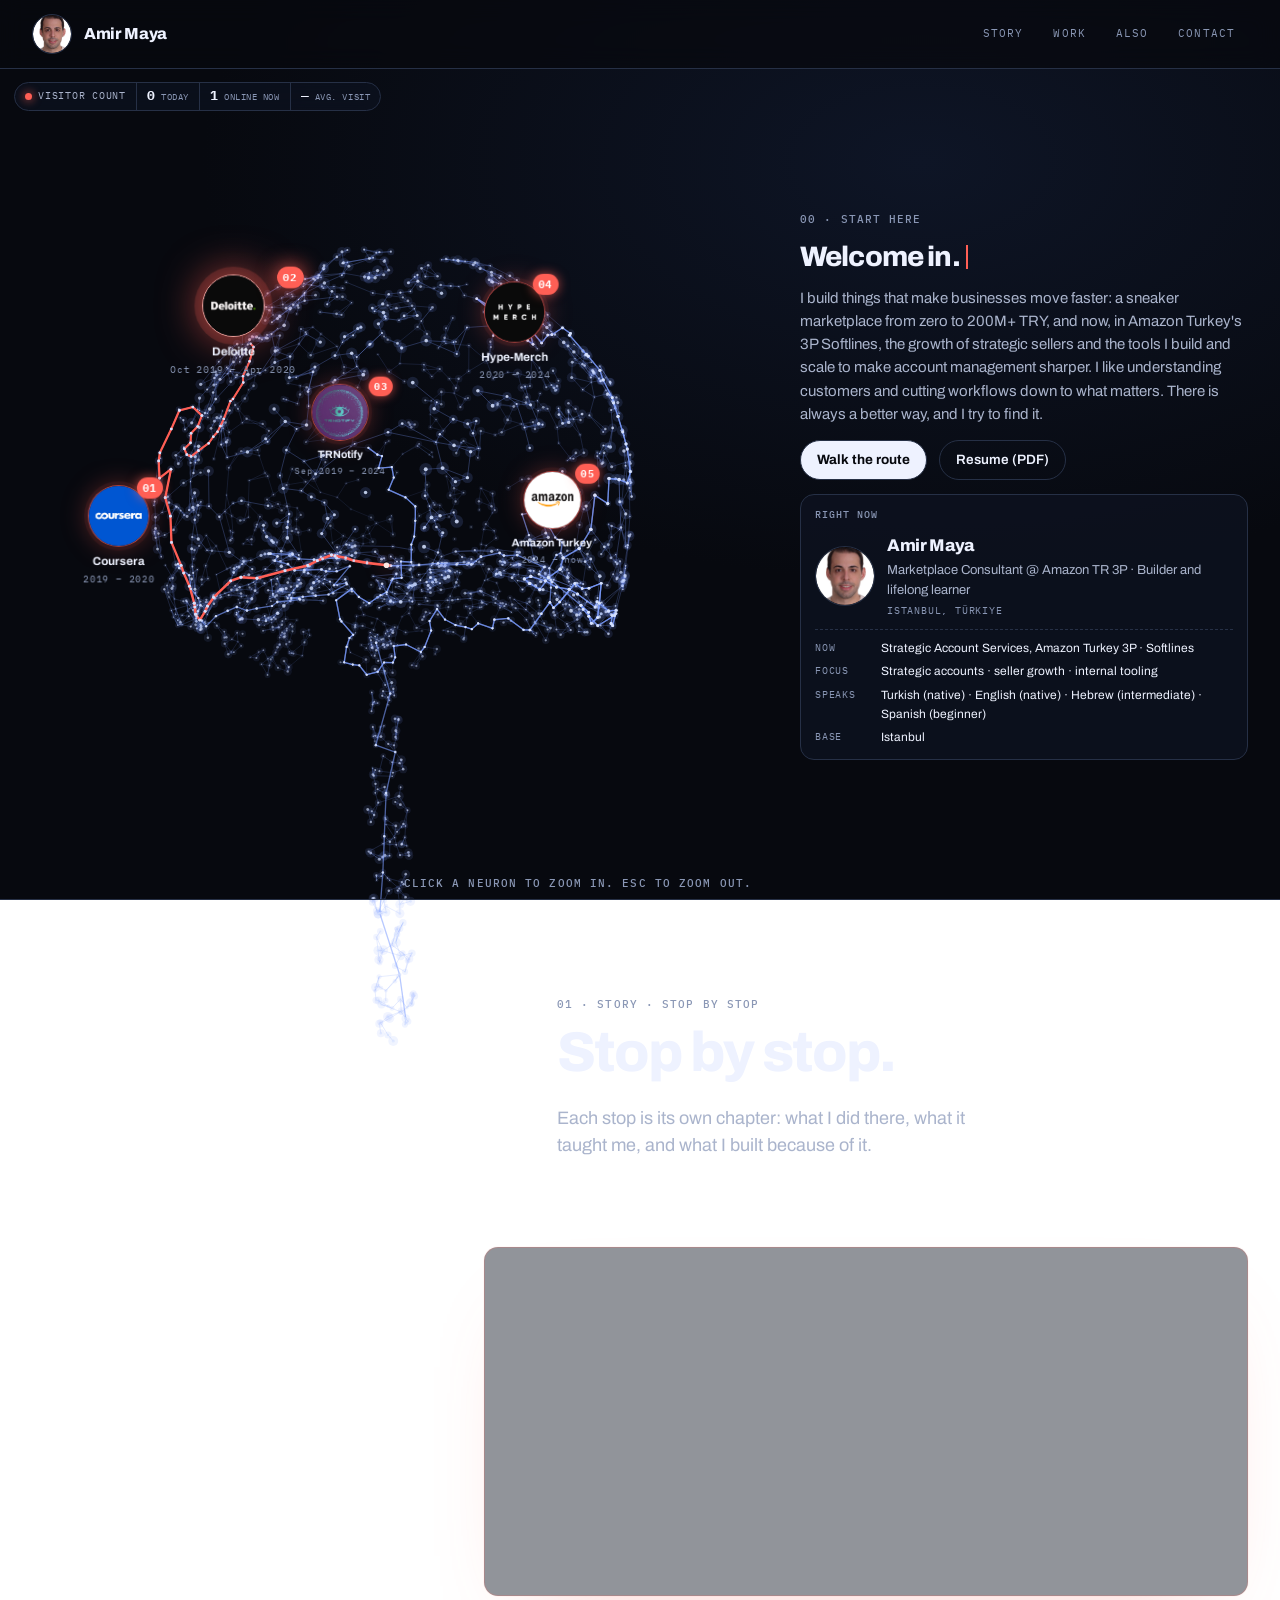
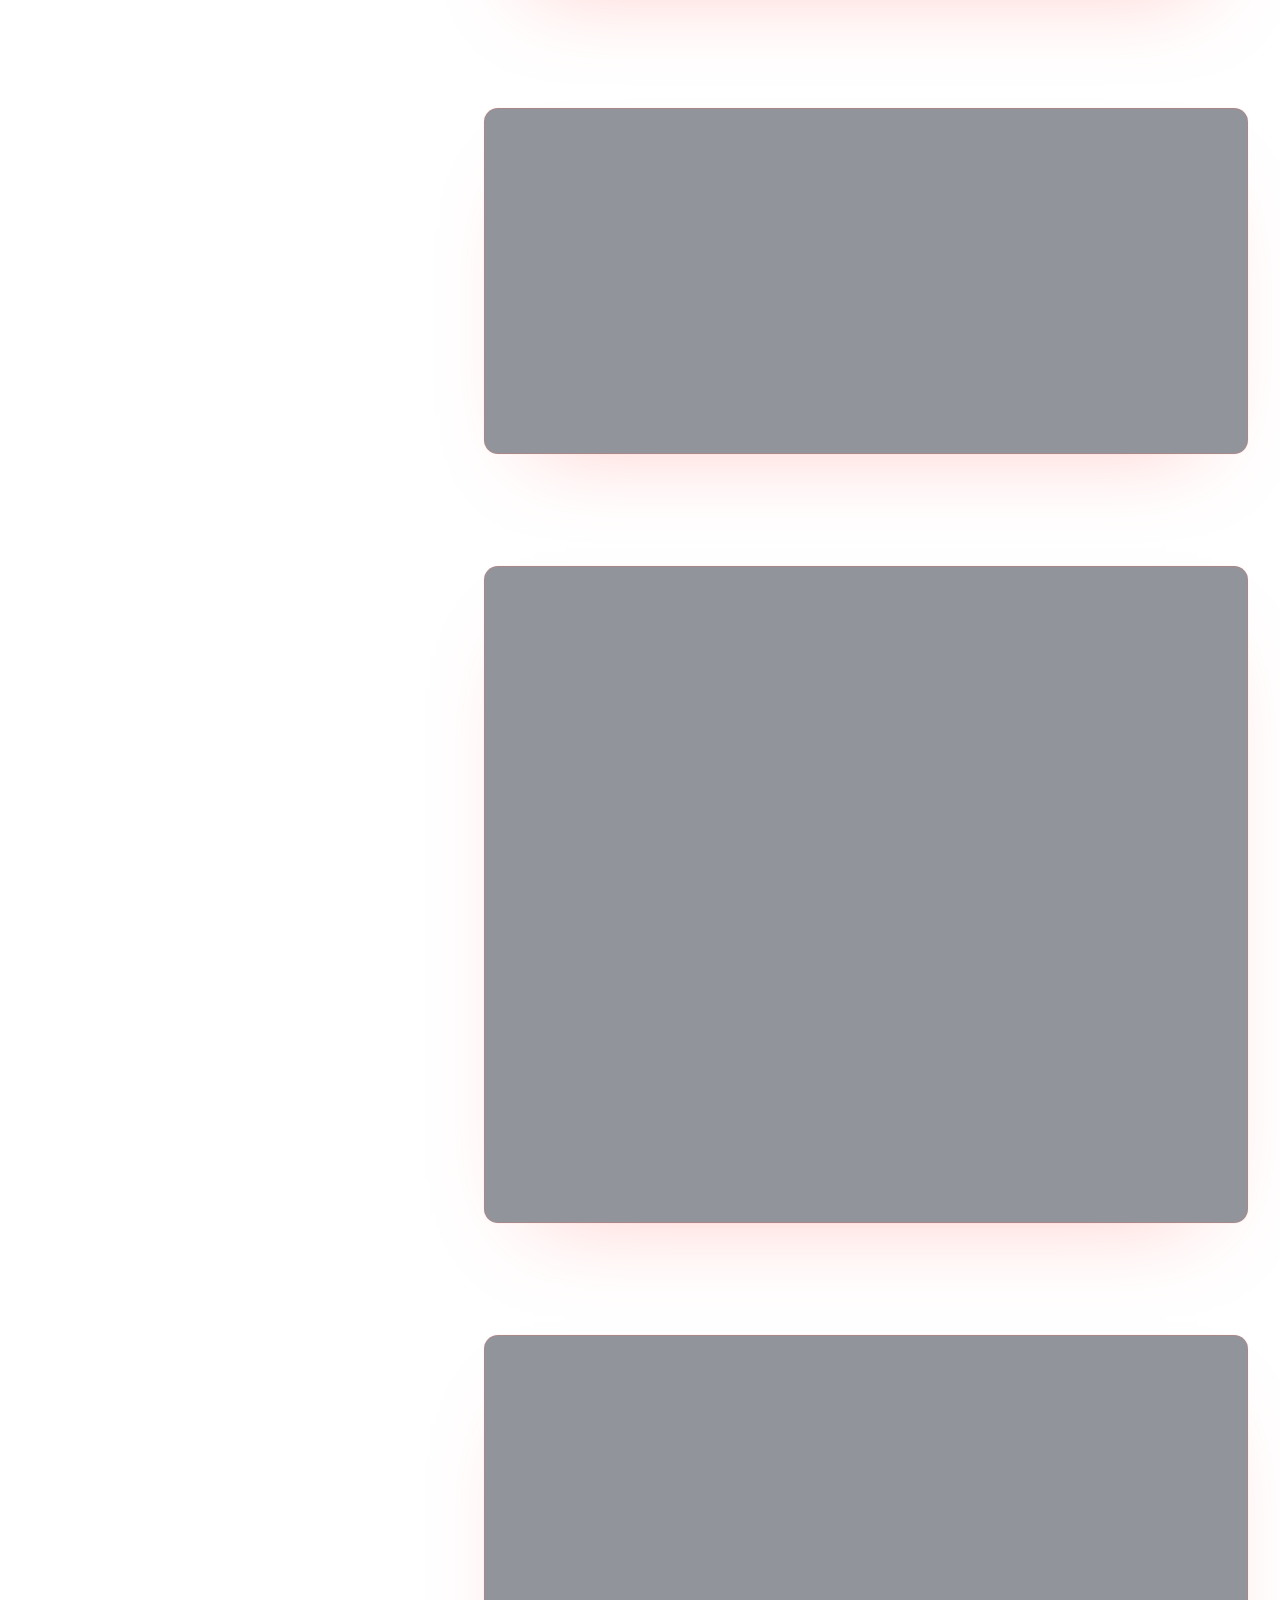
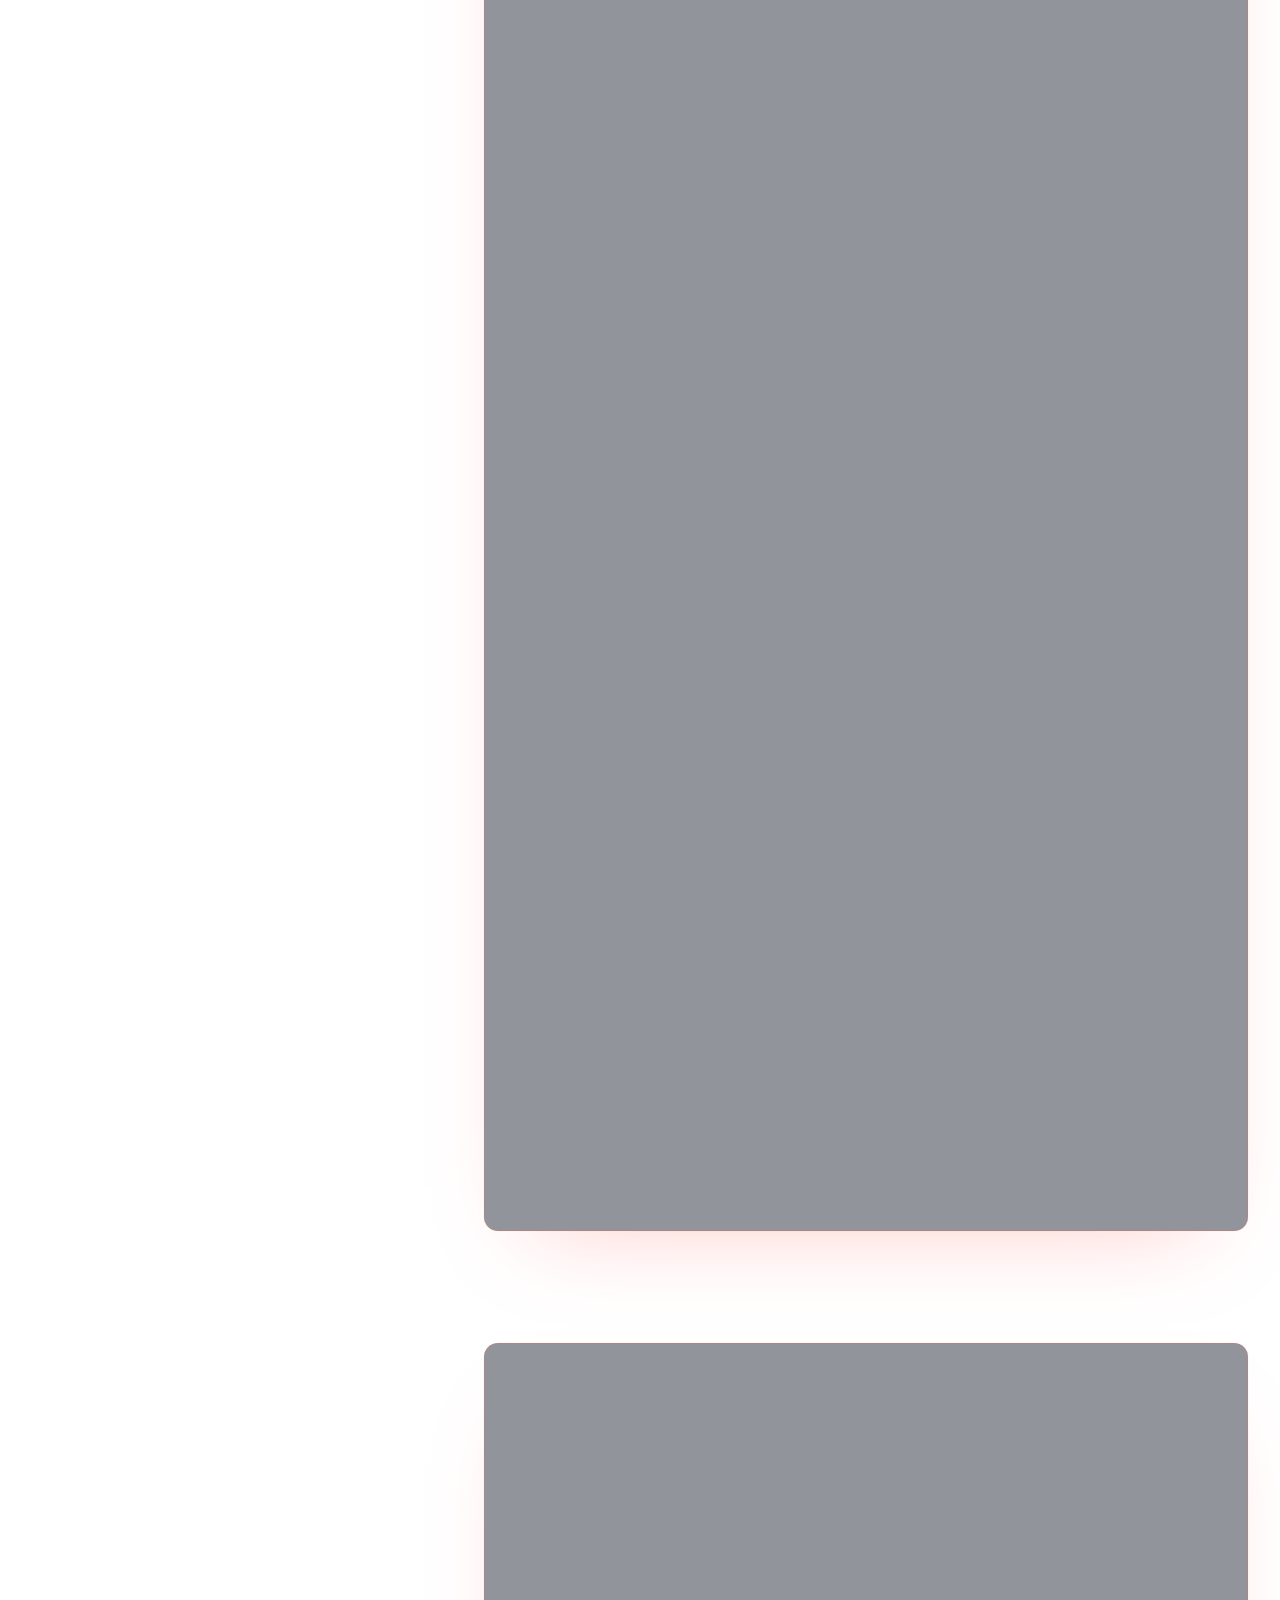
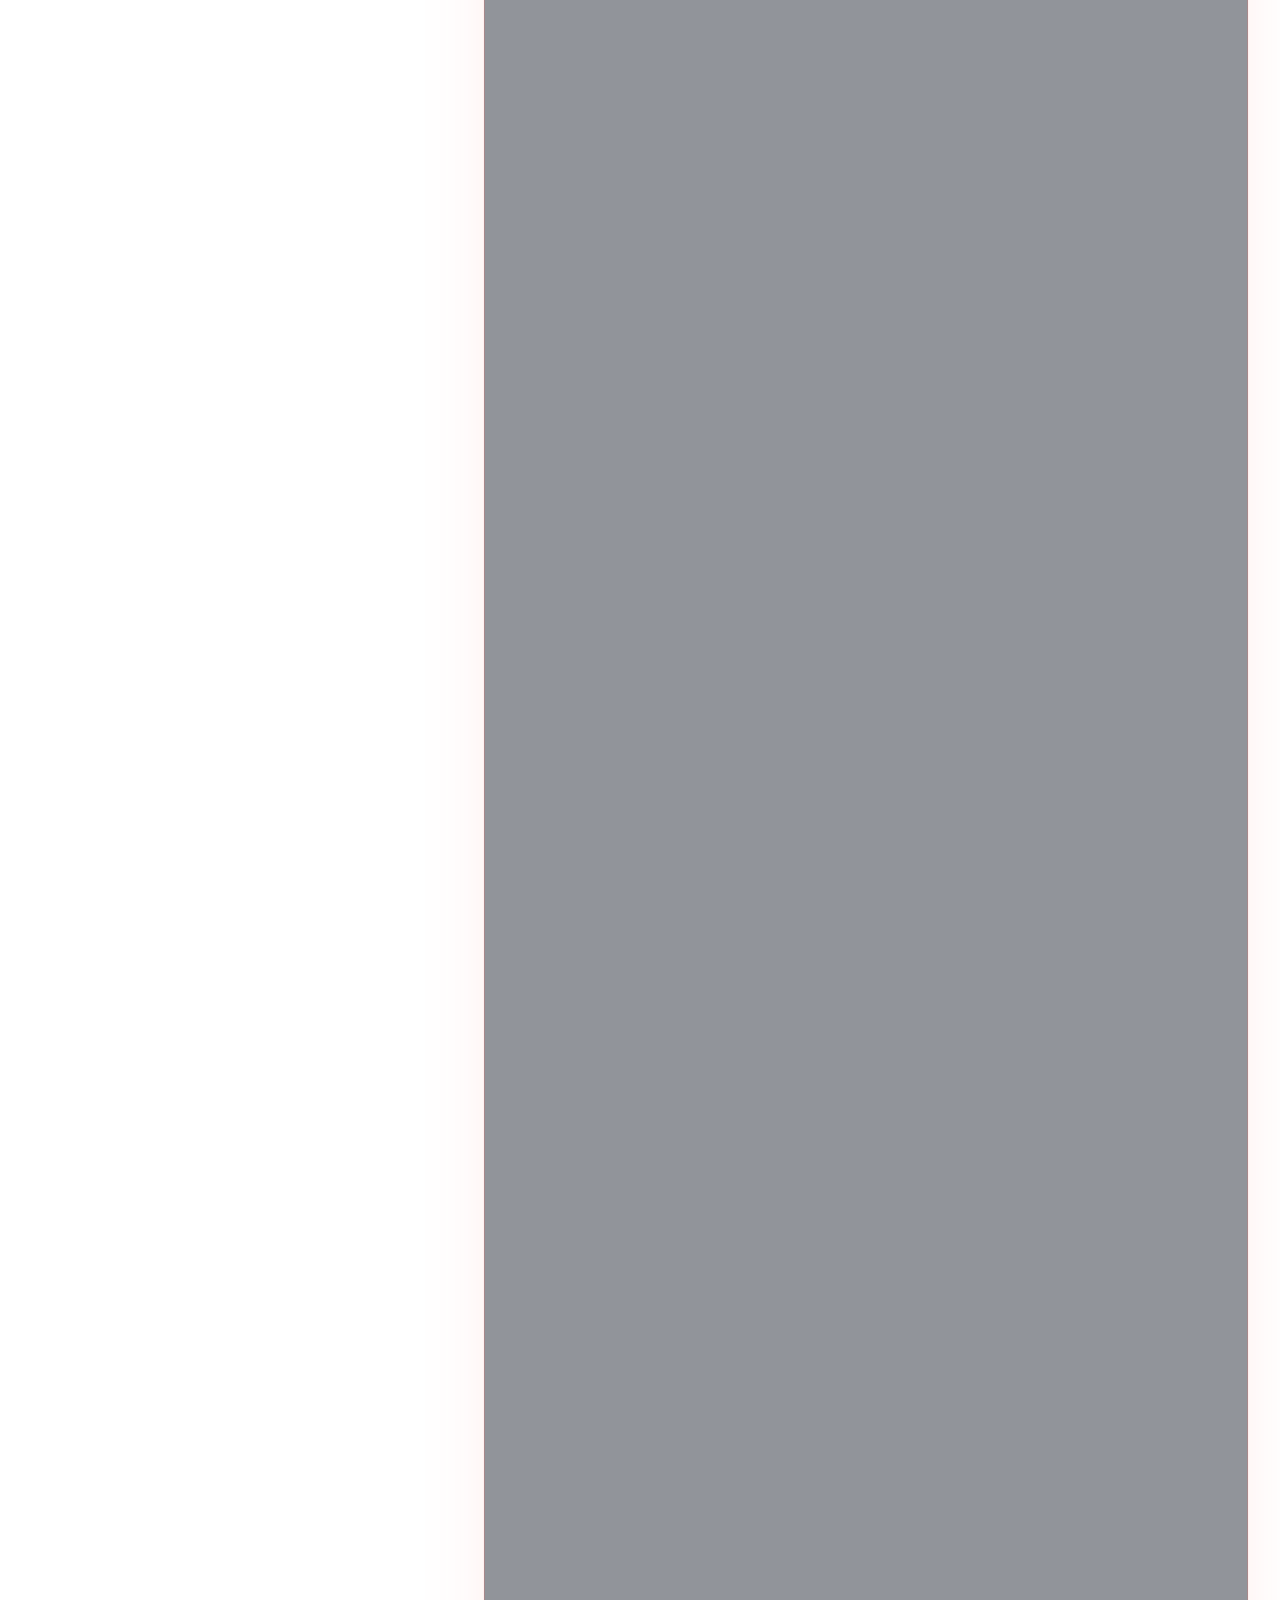
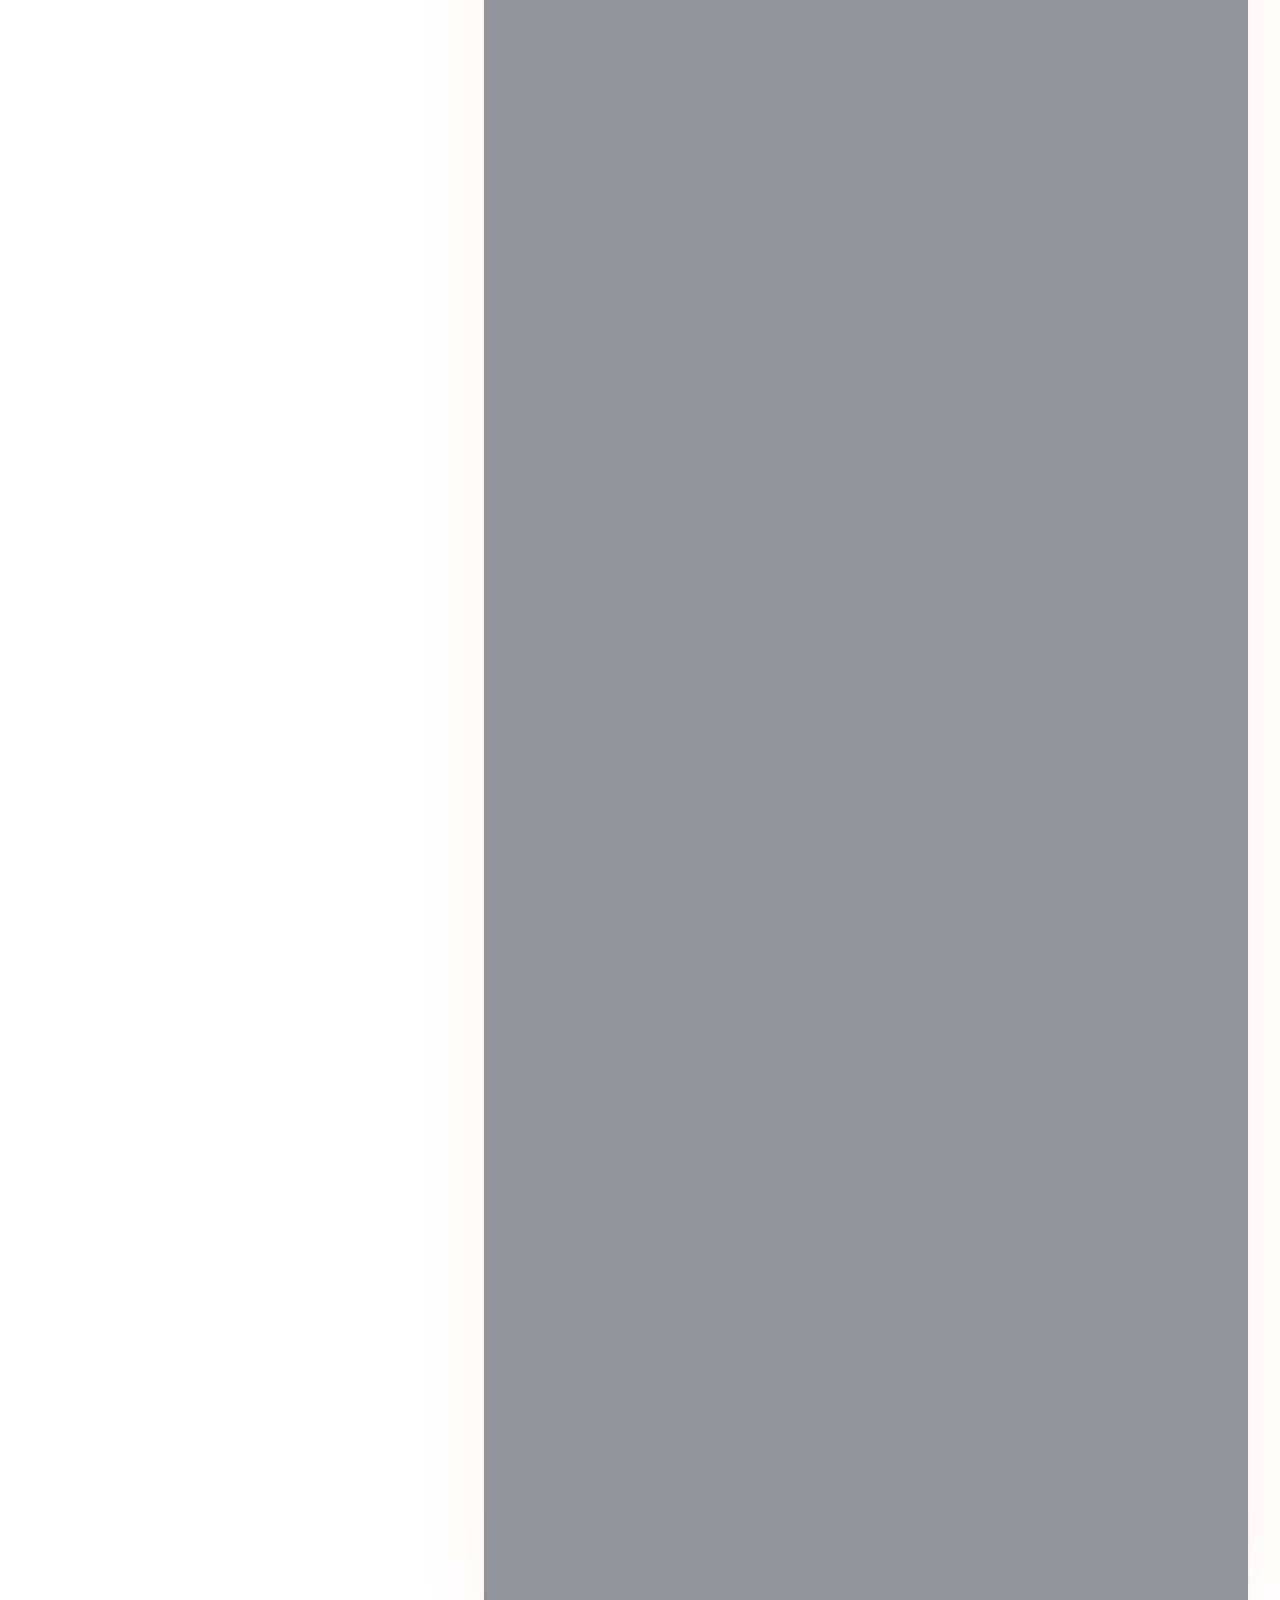
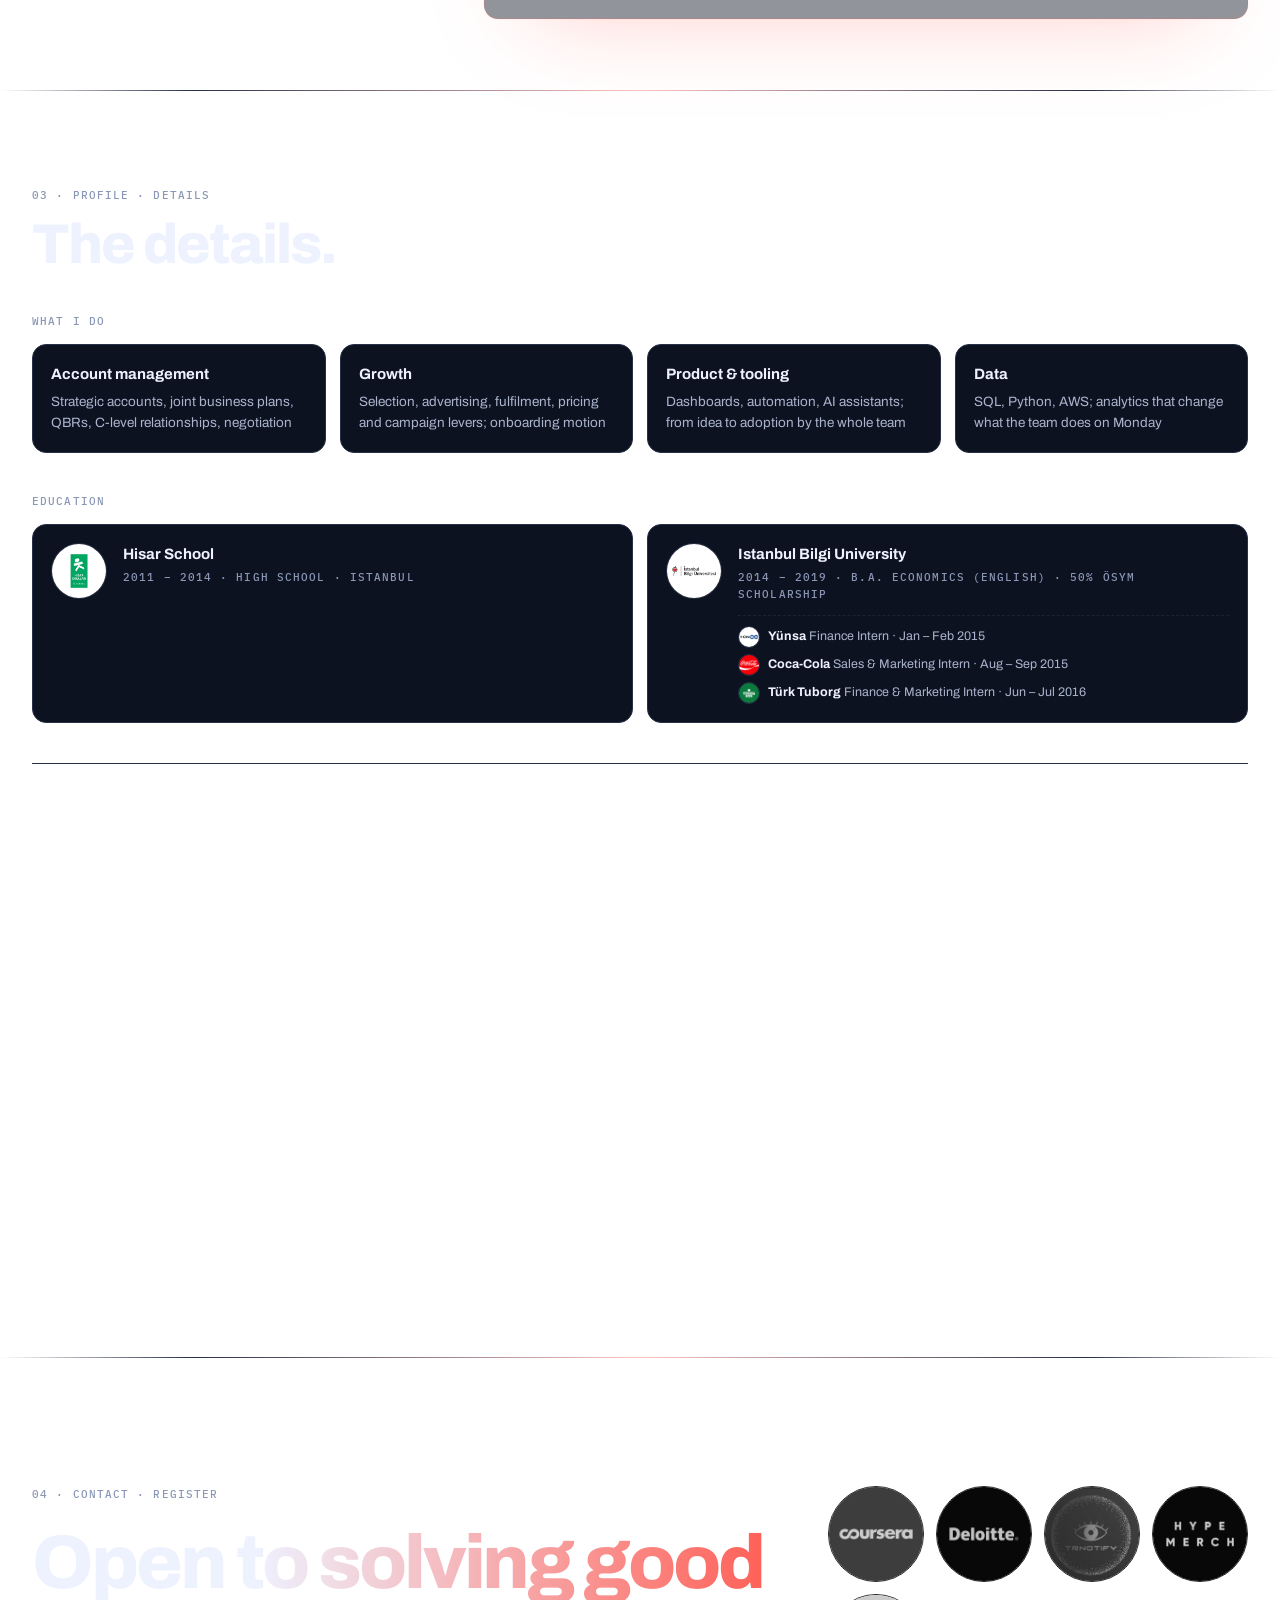
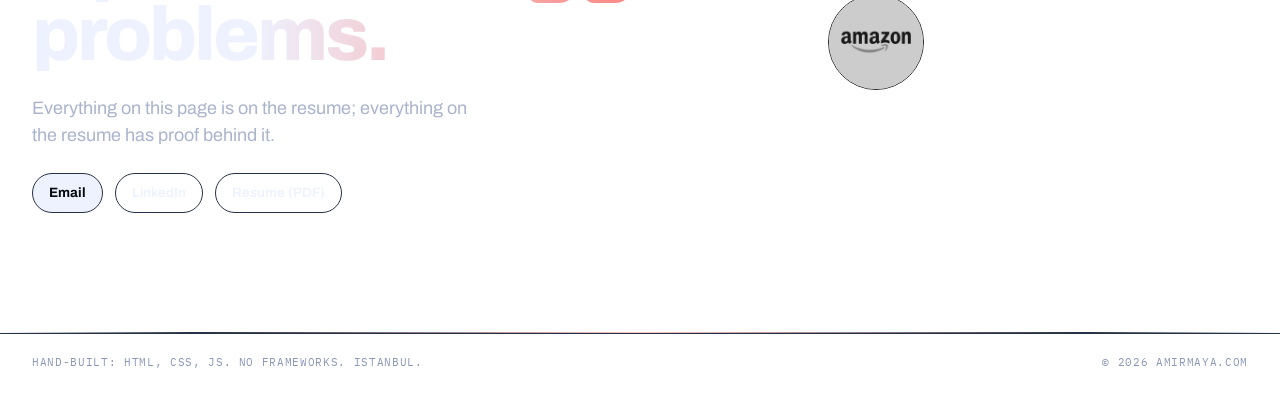
<file: v3.html>
<!doctype html>
<html lang="en" data-theme="dark"><head><meta charset="utf-8"><meta name="viewport" content="width=device-width,initial-scale=1"><meta http-equiv="refresh" content="0; url=/"><title>Amir Maya</title>
<meta name="description" content="Amir Maya — account manager at Amazon Turkey who also builds the tools his team uses. Co-founder of Hype Merch, founder of TRNotify."><meta property="og:title" content="Amir Maya"><meta property="og:description" content="Account manager at Amazon who also builds the tools his team uses. Co-founder of Hype Merch."><meta property="og:image" content="https://amirmaya.com/assets/og.png"><meta property="og:url" content="https://amirmaya.com"><meta name="twitter:card" content="summary_large_image"><meta name="theme-color" content="#07090f"><link rel="icon" href="assets/favicon.png">
<link href="https://fonts.googleapis.com/css2?family=Archivo:wght@500;600;700;800&family=IBM+Plex+Mono:wght@400;500&display=swap" rel="stylesheet">
<link rel="stylesheet" href="styles.css?v=202611100128"><link rel="stylesheet" href="v3.css?v=202611100128">
</head><body>
<a class="skip" href="#story">Skip to content</a>
<div class="progress" id="progress"></div>
<header class="fascia" id="nav"><div class="wrap fascia-in">
  <a class="brand" href="#top"><span class="brand-mark"><img src="assets/img/portrait.png" alt=""></span><span class="brand-text"><b>Amir Maya</b><span class="mono sub"><span data-ui="role_short"></span> · <span id="clock">--:--</span></span></span></a>
  <nav class="dir"><a href="#story" data-ui="story"></a><a href="#work" data-ui="work"></a><a href="#facts" data-ui="facts"></a><a href="#contact" data-ui="contact"></a></nav>
  <div class="tools"><div class="seg" role="group" aria-label="Language"><button data-lang="en">EN</button><button data-lang="tr">TR</button></div></div>
</div></header>

<main id="top">
<section class="hero v3">
  <div class="hero-grid">
    <section class="copy">
      <p class="eyebrow" data-ui="eyebrow"></p>
      <h1><span id="hl"></span><span class="caret"></span></h1>
      <p class="intro" data-me="tagline"></p>
      <div class="ctas"><a class="btn btn-ink" href="#story" data-ui="cta_story"></a><a class="btn" href="assets/Amir_Maya_CV.pdf" target="_blank" rel="noopener" data-ui="cv"></a></div>
      <aside class="duty">
        <div class="duty-head"><span class="eyebrow" data-ui="duty"></span><span class="live"><i></i><span data-ui="live"></span></span></div>
        <div class="duty-body"><span class="photo"><img src="assets/img/portrait.png" alt="Amir Maya"></span>
          <div><b class="duty-name" data-me="name"></b><p class="duty-role" data-me="title"></p><p class="duty-where mono" data-me="where"></p></div></div>
        <dl class="duty-facts" id="dutyFacts"></dl>
      </aside>
    </section>
    <section class="brain" id="brain"><canvas id="cv"></canvas><div id="neurons"></div><div id="sats"></div><div class="holo" id="holo"></div><div class="tip" id="tip"><span class="eyebrow" id="tipK"></span><span id="tipT"></span></div>
      <div class="legend"><span class="eyebrow"><i></i><span data-ui="g_l1"></span></span><span class="eyebrow"><i class="b"></i><span data-v3="v3_signal"></span></span><span class="eyebrow dim" data-v3="v3_hint"></span></div></section>
  </div>
  <div class="wrap hero-foot"><div class="door" id="door"><span class="live"><i></i><span data-ui="door"></span></span>
    <span class="dstat"><b class="mono" data-k="today">0000</b><span data-ui="door_today"></span></span><span class="dstat"><b class="mono" data-k="online">1</b><span data-ui="door_now"></span></span><span class="dstat"><b class="mono" data-k="avg">—</b><span data-ui="door_avg"></span></span><span class="eyebrow dim" data-ui="door_note"></span></div>
    <span class="eyebrow dim">↓ <span data-ui="s1_eyebrow"></span></span></div>
</section>

<section class="section" id="story"><div class="wrap">
  <div class="section-head"><div><p class="eyebrow" data-ui="s1_eyebrow"></p><h2 class="section-title" data-ui="s1_title"></h2></div><p class="section-intro" data-ui="s1_intro"></p></div>
  <div id="storyList"></div></div></section>
<div id="work"></div>

<section class="section facts" id="facts"><div class="wrap">
  <div class="section-head"><div><p class="eyebrow" data-ui="s3_eyebrow"></p><h2 class="section-title" data-ui="s3_title"></h2></div></div>
  <p class="eyebrow" data-ui="skills" style="margin:0 0 14px"></p><div class="skills" id="skills"></div>
  <p class="eyebrow" data-ui="education" style="margin:0 0 14px"></p><div class="edu" id="edu"></div>
  <div class="facts-grid"><div class="fcol"><p class="eyebrow" data-ui="langs"></p><ul class="langbars" id="langbars"></ul></div><div class="fcol"><p class="eyebrow" data-ui="certs"></p><ul class="plain" id="certs"></ul></div><div class="fcol"><p class="eyebrow" data-ui="interests"></p><ul class="chips" id="interests"></ul></div></div>
</div></section>

<section class="section contact" id="contact"><div class="wrap contact-in">
  <div class="contact-left"><p class="eyebrow" data-ui="s4_eyebrow"></p><h2 class="contact-title" data-ui="contact_title"></h2><p class="section-intro" data-ui="contact_sub"></p>
    <div class="ctas"><a class="btn btn-ink btn-lg" href="mailto:mayaamir96@gmail.com" data-ui="email"></a><a class="btn btn-lg" href="https://www.linkedin.com/in/amir-maya-a8460910b/" target="_blank" rel="noopener">LinkedIn</a><a class="btn btn-lg" href="assets/Amir_Maya_CV.pdf" target="_blank" rel="noopener" data-ui="cv"></a></div></div>
  <div class="wall" id="wall"></div></div></section>
<footer class="site-footer"><div class="wrap"><span data-ui="footer"></span><span class="mono">© <span id="year"></span> amirmaya.com</span></div></footer>
</main>
<div class="lightbox" id="lightbox"><img alt=""><button aria-label="Close">×</button></div>
<script src="content.js?v=202611100128"></script><script src="brain.js?v=202611100128"></script><script src="v3.js?v=202611100128"></script><script src="counter.js?v=202611100128" defer></script>
</body></html>
</file>
<file: styles.css>
:root{
  --paper:#F1F1EE;--surface:#FBFBFA;--ink:#121211;--ink2:#3A3A37;--muted:#66665F;--line:#121211;--soft:#D9D9D3;--onink:#FBFBFA;
  --accent:#FF4F1F;--atext:color-mix(in srgb,var(--accent) 78%,#000);
  --sans:"Archivo",system-ui,sans-serif;--mono:"IBM Plex Mono",ui-monospace,Menlo,monospace;--wrap:1360px;--gutter:32px;--ease:cubic-bezier(.2,.7,.2,1)
}
:root[data-theme="dark"]{--paper:#121211;--surface:#171716;--ink:#F1F1EE;--ink2:#D4D4CE;--muted:#9A9A92;--line:#F1F1EE;--soft:#2A2A28;--onink:#0E0E0D;--atext:var(--accent)}
*{box-sizing:border-box}html{scroll-behavior:smooth}
body{margin:0;background:var(--paper);color:var(--ink2);font:15px/1.55 var(--sans);-webkit-font-smoothing:antialiased;overflow-x:hidden;transition:background .3s,color .3s}
a{color:inherit;text-decoration:none}::selection{background:var(--accent);color:#fff}
.wrap{max-width:var(--wrap);margin:0 auto;padding:0 var(--gutter)}
.mono{font-family:var(--mono)}.dim{color:var(--muted)}
.eyebrow{font-family:var(--mono);font-size:11px;letter-spacing:.1em;text-transform:uppercase;color:var(--muted);font-weight:500;margin:0}
h1,h2,h3,h4{color:var(--ink);margin:0;font-weight:800;letter-spacing:-.035em;line-height:1}
main{transition:opacity .22s}main.switching{opacity:0}
.progress{position:fixed;left:0;top:0;height:2px;width:100%;background:var(--accent);transform-origin:0 50%;transform:scaleX(0);z-index:60}

/* buttons: hard border, ink fill */
.btn{display:inline-flex;align-items:center;gap:8px;min-height:44px;padding:0 18px;border:1.5px solid var(--line);color:var(--ink);font-weight:600;font-size:14px;background:transparent;transition:color .2s,background .2s,box-shadow .2s,transform .2s}
.btn:hover{color:var(--atext);box-shadow:3px 3px 0 var(--line);transform:translate(-1px,-1px)}
.btn-ink{background:var(--ink);color:var(--onink);font-weight:700}.btn-ink:hover{color:var(--onink);background:color-mix(in srgb,var(--ink) 84%,var(--accent));box-shadow:3px 3px 0 var(--accent)}
.btn-lg{min-height:56px;padding:0 24px;font-size:16px}
.ctas{display:flex;flex-wrap:wrap;gap:12px}

/* fascia */
.fascia{position:sticky;top:0;z-index:50;background:var(--paper);border-bottom:1.5px solid var(--line)}
.fascia-in{display:flex;align-items:center;justify-content:space-between;gap:24px;padding-top:14px;padding-bottom:14px}
.brand{display:flex;align-items:center;gap:12px}.brand-mark{width:40px;height:40px;border-radius:50%;border:1.5px solid var(--line);overflow:hidden;display:grid;place-items:center;background:var(--surface)}.brand-mark img{width:100%;height:100%;object-fit:cover}
.brand-text{display:flex;flex-direction:column;line-height:1.15}.brand-text b{font-weight:800;color:var(--ink);letter-spacing:-.02em;font-size:16px}.brand-text .sub{font-size:10.5px;letter-spacing:.08em;text-transform:uppercase;color:var(--muted)}
.dir{display:flex;gap:4px}.dir a{font-family:var(--mono);font-size:11px;letter-spacing:.1em;text-transform:uppercase;padding:10px 12px;color:var(--muted);border:1.5px solid transparent;transition:color .2s,border-color .2s}
.dir a:hover,.dir a.active{color:var(--ink);border-color:var(--line)}
.tools{display:flex;align-items:center;gap:8px}
.seg{display:flex;border:1.5px solid var(--line)}.seg button{border:0;background:transparent;font:600 11px var(--mono);letter-spacing:.1em;color:var(--muted);padding:9px 12px;cursor:pointer}.seg button+button{border-left:1.5px solid var(--line)}.seg button.on{background:var(--ink);color:var(--onink)}
.theme{width:40px;height:40px;border:1.5px solid var(--line);background:transparent;display:grid;place-items:center;cursor:pointer}.theme i{width:14px;height:14px;border-radius:50%;border:1.5px solid var(--ink);background:var(--ink);transition:background .3s}:root[data-theme="dark"] .theme i{background:transparent}

/* hero */
.hero{border-bottom:1.5px solid var(--line)}
.hero-in{padding-top:16px;padding-bottom:48px;display:flex;flex-direction:column;gap:8px}
.hero-top{display:flex;flex-direction:column;gap:14px}
.hl-wrap{display:flex;flex-direction:column;gap:8px}
.hl{font-size:clamp(22px,2.5vw,36px);min-height:1.05em;white-space:normal;max-width:30ch;line-height:1.1;transition:opacity .35s,transform .35s var(--ease)}.hl.is-fading{opacity:0;transform:translateY(6px)}
.hl-dots{display:flex;gap:6px}.hl-dot{width:22px;height:22px;border:0;background:transparent;cursor:pointer;display:grid;place-items:center;padding:0}.hl-dot::before{content:"";width:8px;height:8px;border-radius:50%;border:1.5px solid var(--muted);transition:transform .2s,background .2s,border-color .2s}.hl-dot:hover::before{border-color:var(--ink);transform:scale(1.2)}.hl-dot.on::before{background:var(--accent);border-color:var(--accent)}
.hero-body{display:flex;flex-wrap:wrap;align-items:flex-start;justify-content:space-between;gap:40px 72px;border-top:1.5px solid var(--line);padding-top:40px;margin-top:10px}
.hero-left{flex:1 1 520px;display:flex;flex-direction:column;gap:30px}
.intro{margin:0;max-width:52ch;font-size:19px;line-height:1.42;color:var(--ink2)}
.duty{flex:0 1 440px;border:1.5px solid var(--line);background:var(--surface);padding:18px 20px 20px;box-shadow:6px 6px 0 var(--soft);display:flex;flex-direction:column;gap:16px}
.duty-head{display:flex;justify-content:space-between;align-items:center}
.live{font-family:var(--mono);font-size:10.5px;letter-spacing:.1em;text-transform:uppercase;display:inline-flex;align-items:center;gap:7px;color:var(--ink)}.live i{width:8px;height:8px;border-radius:50%;background:#1DB954;box-shadow:0 0 0 0 rgba(29,185,84,.5);animation:pulse 2s infinite}
@keyframes pulse{70%{box-shadow:0 0 0 8px rgba(29,185,84,0)}}
.duty-body{display:flex;gap:16px;align-items:center}
.photo{width:104px;height:104px;border-radius:50%;border:1.5px solid var(--line);overflow:hidden;flex:none;background:var(--paper);display:grid;place-items:center}.photo img{width:100%;height:100%;object-fit:cover}
.duty-name{font-size:20px;font-weight:800;color:var(--ink);letter-spacing:-.02em;display:block}.duty-role{margin:2px 0 0;font-size:14px}.duty-where{margin:4px 0 0;font-size:11px;letter-spacing:.08em;text-transform:uppercase;color:var(--muted)}
.duty-facts{margin:0;border-top:1px dashed var(--line);padding-top:12px;display:grid;gap:8px}.duty-facts div{display:grid;grid-template-columns:64px 1fr;gap:12px;font-size:13px}.duty-facts dt{font-family:var(--mono);font-size:10.5px;letter-spacing:.08em;text-transform:uppercase;color:var(--muted);padding-top:2px}.duty-facts dd{margin:0;color:var(--ink)}

/* visitor count */
.door{display:inline-flex;align-items:stretch;border:1.5px solid var(--line);background:var(--surface);box-shadow:4px 4px 0 var(--soft)}
.door>*{padding:6px 12px;border-right:1.5px solid var(--line);display:flex;flex-direction:column;justify-content:center}.door>*:last-child{border-right:0}
.door .live{flex-direction:row;gap:8px;align-items:center;background:var(--ink);color:var(--onink)}.door .live i{background:#1DB954}
.dstat{line-height:1.1;min-width:84px}.dstat b{font-size:17px;font-weight:600;color:var(--ink);letter-spacing:.02em;font-variant-numeric:tabular-nums}.dstat span{font-family:var(--mono);font-size:9.5px;letter-spacing:.08em;text-transform:uppercase;color:var(--muted);margin-top:2px}
.door .eyebrow{font-size:9.5px}
@media (max-width:620px){.door .eyebrow,.door .live span{display:none}.dstat{min-width:60px}}
/* route */
.route-head{display:flex;justify-content:space-between;align-items:center;padding:4px 0 0}
.route{position:relative;height:clamp(300px,calc(100vh - 300px),420px);margin:0 -10px 10px;color:var(--ink)}
.route-svg{position:absolute;inset:0;width:100%;height:100%;overflow:visible}
.stops{position:absolute;inset:0}
.stop{position:absolute;transform:translate(-50%,-50%);display:flex;flex-direction:column;align-items:center;gap:12px;opacity:0;transition:opacity .7s var(--ease)}.stop.in{opacity:1}
.stop .disc{width:96px;height:96px;border-radius:50%;border:1.5px solid var(--line);overflow:hidden;cursor:pointer;background:var(--surface);transition:transform .35s var(--ease),box-shadow .35s;box-shadow:0 0 0 0 var(--line)}
.stop .disc img{width:100%;height:100%;object-fit:cover;display:block}
.stop.big .disc{width:110px;height:110px}
.stop:hover .disc,.stop.lit .disc{transform:translate(-3px,-3px);box-shadow:1px 1px 0 var(--line),2px 2px 0 var(--line),3px 3px 0 var(--line),4px 4px 0 var(--line),5px 5px 0 var(--line),6px 6px 0 var(--line)}
.stop.lit .disc{box-shadow:1px 1px 0 var(--accent),2px 2px 0 var(--accent),3px 3px 0 var(--accent),4px 4px 0 var(--accent),5px 5px 0 var(--accent),6px 6px 0 var(--accent)}
.stop .lbl{text-align:center;line-height:1.3}.stop .lbl b{display:block;font-size:13px;font-weight:700;color:var(--ink);letter-spacing:-.01em}.stop .lbl .yr{font-family:var(--mono);font-size:10.5px;color:var(--muted);letter-spacing:.08em}
.tip{position:absolute;pointer-events:none;background:var(--ink);color:var(--onink);padding:14px 16px;width:320px;opacity:0;transform:translate(-50%,-100%) translateY(-12px);transition:opacity .2s,transform .25s var(--ease);font-size:13.5px;line-height:1.5;z-index:5;box-shadow:4px 4px 0 var(--accent)}
.tip .eyebrow{color:color-mix(in srgb,var(--onink) 60%,transparent);display:block;margin-bottom:6px}.tip.show{opacity:1;transform:translate(-50%,-100%) translateY(-22px)}

/* sections */
.section{padding:96px 0 0;border-bottom:1.5px solid var(--line)}
.section-head{display:flex;flex-wrap:wrap;align-items:flex-end;justify-content:space-between;gap:24px;padding-bottom:40px}
.section-head .eyebrow{margin-bottom:12px}.section-title{font-size:clamp(40px,4.5vw,56px)}.section-intro{margin:0;max-width:44ch;font-size:18px;line-height:1.5;color:var(--ink2)}

/* stop sections */
.stopsec{position:relative;display:grid;grid-template-columns:300px 1fr;gap:56px;padding:64px 0 80px;border-top:1.5px solid var(--line);scroll-margin-top:84px}
.stopsec .bigyear{position:absolute;right:0;top:28px;font-family:var(--mono);font-size:clamp(90px,14vw,200px);line-height:1;font-weight:500;color:transparent;-webkit-text-stroke:1px var(--soft);pointer-events:none;user-select:none}
.stopsec .side{position:sticky;top:96px;align-self:start;display:flex;flex-direction:column;gap:16px}
.stopsec .biglogo{width:140px;height:140px;border-radius:50%;border:1.5px solid var(--line);overflow:hidden;background:var(--surface);box-shadow:6px 6px 0 var(--soft)}.stopsec .biglogo img{width:100%;height:100%;object-fit:cover}
.stopsec .chap{display:flex;gap:10px;align-items:center}.stopsec .chap .n{font-family:var(--mono);font-size:12px;font-weight:600;color:var(--onink);background:var(--ink);padding:3px 8px}
.stopsec .main{position:relative}
.stopsec h2{font-size:34px;margin-bottom:6px}.stopsec .kicker{color:var(--muted);font-family:var(--mono);font-size:11.5px;letter-spacing:.06em;text-transform:uppercase;margin:0 0 24px}
.stopsec .lead{font-size:22px;line-height:1.42;margin:0 0 16px;color:var(--ink);max-width:40ch;font-weight:500}
.stopsec .body p{margin:0 0 12px;max-width:66ch;font-size:16px}
.stats{display:grid;grid-template-columns:repeat(4,1fr);margin:28px 0 8px;border:1.5px solid var(--line);background:var(--surface)}
.stats>div{padding:16px 18px;border-right:1.5px solid var(--line)}.stats>div:last-child{border-right:0}
.stats b{display:block;font-size:28px;letter-spacing:-.035em;font-weight:800;color:var(--ink);line-height:1}.stats span{font-family:var(--mono);font-size:10.5px;letter-spacing:.08em;text-transform:uppercase;color:var(--muted);display:block;margin-top:6px}
.sub-h{margin:40px 0 14px;display:flex;align-items:center;gap:12px}.sub-h::after{content:"";flex:1;height:1px;background:var(--soft)}
.small-sub{margin:-4px 0 16px;max-width:66ch;font-size:15px}

/* cards: hard border + stacked offset on hover */
.card{background:var(--surface);border:1.5px solid var(--line);transition:transform .25s var(--ease),box-shadow .25s}
.card:hover{transform:translate(-3px,-3px);box-shadow:1px 1px 0 var(--line),2px 2px 0 var(--line),3px 3px 0 var(--line),4px 4px 0 var(--line),5px 5px 0 var(--line),6px 6px 0 var(--line)}
.interns{display:grid;grid-template-columns:repeat(3,1fr);gap:14px}
.intern{padding:18px}.intern .lg{width:52px;height:52px;border-radius:50%;border:1.5px solid var(--line);overflow:hidden;display:block;margin-bottom:14px}.intern .lg img{width:100%;height:100%;object-fit:cover}
.intern b{display:block;font-weight:700;color:var(--ink);font-size:14.5px}.intern .when{font-family:var(--mono);font-size:10.5px;letter-spacing:.08em;text-transform:uppercase;color:var(--muted);display:block;margin:4px 0 10px}.intern p{margin:0;font-size:13.5px}
.press{display:grid;grid-template-columns:1.25fr 1fr 1fr;gap:14px}
.fig{position:relative;cursor:zoom-in;display:flex;flex-direction:column}
.fig .img{flex:1;overflow:hidden;background:var(--soft);border-bottom:1.5px solid var(--line)}
.fig img{display:block;width:100%;height:100%;object-fit:cover;transition:transform .8s var(--ease)}.fig:hover img{transform:scale(1.03)}
.fig .cap2{padding:10px 12px;font-family:var(--mono);font-size:10.5px;letter-spacing:.06em;text-transform:uppercase;color:var(--muted);display:flex;justify-content:space-between;gap:10px}.fig .cap2 b{color:var(--ink);font-weight:600}
.press .fig .img{aspect-ratio:3/4}.press .fig:first-child .img{aspect-ratio:auto}
.apps{display:grid;grid-template-columns:repeat(2,230px);gap:14px}.apps .fig .img{aspect-ratio:9/18}
.awards{display:grid;grid-template-columns:1fr 1fr;gap:14px}.awards .fig .img{aspect-ratio:4/3}
.tools-grid{display:grid;gap:14px}
.tool{display:grid;grid-template-columns:1.1fr 1fr}.tool .shot{position:relative;min-height:240px;background:var(--soft);border-right:1.5px solid var(--line)}.tool .shot img{position:absolute;inset:0;width:100%;height:100%;object-fit:cover}
.tool .shot .lock{position:absolute;left:12px;bottom:12px;background:var(--ink);color:var(--onink);font-family:var(--mono);font-size:10px;letter-spacing:.08em;text-transform:uppercase;padding:5px 9px}
.tool .txt{padding:22px 24px}.tool h4{font-size:20px;margin-bottom:8px}.tool p{margin:0;font-size:14.5px}
.smalls{display:grid;grid-template-columns:repeat(2,1fr);gap:14px}
.small{padding:16px 18px}.small .row{display:flex;justify-content:space-between;gap:12px;align-items:baseline;margin-bottom:6px}.small b{font-weight:700;color:var(--ink);font-size:15px}.small .mono{font-size:10.5px;color:var(--muted);letter-spacing:.06em;text-transform:uppercase;white-space:nowrap}.small p{margin:0;font-size:13.5px}

/* education */
.edu{display:grid;grid-template-columns:1fr 1fr;gap:14px;margin-bottom:40px}
.edu-item{display:flex;gap:16px;padding:18px}.edu-item .lg{width:56px;height:56px;border-radius:50%;border:1.5px solid var(--line);overflow:hidden;flex:none}.edu-item .lg img{width:100%;height:100%;object-fit:cover}
.edu-item b{display:block;color:var(--ink);font-weight:700;font-size:15px}.edu-item .eyebrow{display:block;margin:3px 0 8px}.edu-item p{margin:0;font-size:14px}
.edu-interns{display:flex;flex-direction:column;gap:6px;margin-top:12px;border-top:1px dashed var(--soft);padding-top:10px}
.ei{display:flex;align-items:center;gap:8px;font-size:12.5px;color:var(--ink2)}.ei img{width:22px;height:22px;border-radius:50%;border:1px solid var(--line);object-fit:cover}.ei b{display:inline;font-size:12.5px}
@media (max-width:1000px){.edu{grid-template-columns:1fr}}
/* facts */
.facts .wrap{padding-bottom:96px}
.facts-grid{display:grid;grid-template-columns:1fr 1.2fr .9fr;gap:40px;border-top:1.5px solid var(--line);padding-top:32px}
.langbars{list-style:none;margin:0;padding:0;display:grid;gap:14px}.langbars .row{display:flex;justify-content:space-between;margin-bottom:6px;font-size:14px}.langbars .row b{color:var(--ink);font-weight:600}.langbars .row span{font-family:var(--mono);font-size:10.5px;letter-spacing:.08em;text-transform:uppercase;color:var(--muted)}
.langbars .bar{height:6px;border:1.5px solid var(--line);overflow:hidden}.langbars .bar i{display:block;height:100%;background:var(--ink);width:0;transition:width 1.2s var(--ease)}.langbars.in .bar i{width:var(--w)}
.plain{list-style:none;margin:0;padding:0;display:grid;gap:8px}.plain li{font-size:14px;padding-left:16px;position:relative}.plain li a{display:block}.plain li a:hover b{color:var(--atext)}.plain li b{display:block;color:var(--ink);font-weight:600}.plain li .eyebrow{display:block;margin-top:2px}.plain li::before{content:"";position:absolute;left:0;top:9px;width:6px;height:6px;background:var(--accent)}
.chips{list-style:none;margin:0;padding:0;display:flex;flex-wrap:wrap;gap:8px}.chips li{font-family:var(--mono);font-size:11px;letter-spacing:.06em;text-transform:uppercase;border:1.5px solid var(--line);padding:7px 11px;color:var(--ink)}

/* contact */
.contact{border-bottom:0}
.contact-in{padding-top:32px;padding-bottom:120px;display:flex;flex-wrap:wrap;align-items:flex-start;justify-content:space-between;gap:56px}
.contact-left{flex:1 1 480px;display:flex;flex-direction:column;gap:24px}
.contact-title{font-size:clamp(48px,6.5vw,76px);letter-spacing:-.04em;line-height:.95}
.wall{flex:0 1 420px;display:grid;grid-template-columns:repeat(4,1fr);gap:12px;align-content:start}
.wall img{width:100%;aspect-ratio:1;border-radius:50%;border:1.5px solid var(--line);object-fit:cover;filter:grayscale(1);transition:filter .3s,transform .3s}.wall img:hover{filter:none;transform:translate(-2px,-2px)}
.site-footer{border-top:1.5px solid var(--line);padding:20px 0 44px;font-family:var(--mono);font-size:11px;letter-spacing:.06em;text-transform:uppercase;color:var(--muted)}.site-footer .wrap{display:flex;justify-content:space-between;gap:12px;flex-wrap:wrap}

/* reveal */
.reveal{opacity:0;transform:translateY(14px);transition:opacity .7s var(--ease) var(--rd,0s),transform .7s var(--ease) var(--rd,0s)}.reveal.in{opacity:1;transform:none}
.lightbox{position:fixed;inset:0;background:rgba(18,18,17,.94);display:none;place-items:center;z-index:100;cursor:zoom-out}.lightbox.open{display:grid}.lightbox img{max-width:92vw;max-height:92vh;border:1.5px solid #F1F1EE}.lightbox button{position:absolute;top:14px;right:22px;background:none;border:0;color:#fff;font-size:34px;cursor:pointer}

@media (max-width:1100px){.facts-grid{grid-template-columns:1fr 1fr}.wall{flex-basis:100%;grid-template-columns:repeat(7,1fr)}}
@media (max-width:1000px){
  :root{--gutter:20px}.dir{display:none}.brand-text .sub{display:none}
  .hero-in{padding-top:28px;gap:28px}.route{min-height:640px}.stop .disc{width:84px;height:84px}.stop.big .disc{width:96px;height:96px}
  .stopsec{grid-template-columns:1fr;gap:22px;padding:48px 0 56px}.stopsec .side{position:static;flex-direction:row;align-items:center}.stopsec .biglogo{width:84px;height:84px}
  .interns,.press,.awards,.stats,.smalls{grid-template-columns:1fr 1fr}.press .fig:first-child{grid-column:span 2}.tool{grid-template-columns:1fr}.tool .shot{border-right:0;border-bottom:1.5px solid var(--line)}
}
@media (max-width:620px){.hl{font-size:34px}.intro{font-size:19px}.interns,.press,.awards,.smalls{grid-template-columns:1fr}.stats{grid-template-columns:1fr 1fr}.stats>div:nth-child(2n){border-right:0}.press .fig:first-child{grid-column:auto}.apps{grid-template-columns:1fr 1fr}.facts-grid{grid-template-columns:1fr}.stop .disc{width:68px;height:68px}.stop.big .disc{width:76px;height:76px}.wall{grid-template-columns:repeat(4,1fr)}}
@media (prefers-reduced-motion:reduce){*{animation:none!important;transition:none!important}.reveal,.stop{opacity:1}.stop{transform:translate(-50%,-50%)}}

/* ---- neural layer (remove body.neural to disable) ---- */
#neural{position:fixed;inset:0;z-index:0;pointer-events:none}
body.neural main,body.neural .fascia{position:relative;z-index:1}
body.neural .fascia{background:color-mix(in srgb,var(--paper) 86%,transparent);backdrop-filter:blur(6px)}
body.neural .hero{background:transparent}
body.neural .section,body.neural .site-footer{background:color-mix(in srgb,var(--paper) 78%,transparent);backdrop-filter:blur(2px)}
body.neural .duty,body.neural .card,body.neural .stats,body.neural .stop .disc,body.neural .biglogo,body.neural .tip,body.neural .edu-item{background:var(--surface)}
.synapse{filter:drop-shadow(0 0 8px var(--accent))}
body.neural .hl::after{content:"";display:inline-block;width:.08em;height:.85em;background:var(--accent);margin-left:.06em;vertical-align:-.08em;animation:caret 1s steps(1) infinite}
@keyframes caret{50%{opacity:0}}

/* ---- knowledge graph ---- */
.gfilters{display:flex;gap:4px;flex-wrap:wrap}.gfilters button{font:600 11px var(--mono);letter-spacing:.1em;text-transform:uppercase;border:1.5px solid var(--line);background:transparent;color:var(--muted);padding:8px 12px;cursor:pointer}.gfilters button.on{background:var(--ink);color:var(--onink)}
.graph-wrap{display:grid;grid-template-columns:1fr 0;gap:0;transition:grid-template-columns .35s var(--ease);margin-top:10px}
.graph-wrap:has(.gpanel.open){grid-template-columns:1fr 380px;gap:16px}
.graph{position:relative;height:clamp(440px,calc(100vh - 330px),620px);border:1.5px solid var(--line);background:color-mix(in srgb,var(--surface) 70%,transparent);overflow:hidden}
.graph svg{display:block}.ghint{position:absolute;left:14px;bottom:10px;margin:0}
.gh{font-family:var(--mono);font-size:10px;letter-spacing:.14em;text-transform:uppercase;fill:var(--muted)}
.ge{fill:none;stroke:var(--ink);stroke-opacity:.18;stroke-width:1.2;transition:stroke-opacity .25s}.ge.on{stroke:var(--accent);stroke-opacity:.9;stroke-width:1.6}.ge.dim{stroke-opacity:.05}
.sig{fill:var(--accent);pointer-events:none}.ge{pointer-events:none}
.gn{cursor:pointer;outline:none;transition:opacity .25s}.gn.dim{opacity:.18}.gn .halo{fill:var(--accent);opacity:0;transition:opacity .2s}.gn:hover .halo,.gn:focus .halo,.gn.sel .halo{opacity:.18}
.gn .ring{fill:var(--surface);stroke:var(--line);stroke-width:1.5}.gn .dot{fill:var(--surface);stroke:var(--line);stroke-width:1.5}
.gn.tool .dot{fill:var(--ink)}.gn.cert .dot{fill:#0056d2;stroke:#0056d2}.gn.press .dot{fill:#fff}.gn.award .dot{fill:#ff9900;stroke:#ff9900}
.gn.sel .ring,.gn.sel .dot{stroke:var(--accent);stroke-width:2.5}
.gl{font-family:var(--sans);font-size:10.5px;font-weight:600;fill:var(--ink);pointer-events:none}.gn.cert .gl,.gn.press .gl,.gn.award .gl{font-weight:500;font-size:10.5px;fill:var(--ink2)}
.gpanel{overflow:hidden;opacity:0;transition:opacity .3s;border:1.5px solid var(--line);background:var(--surface);padding:0;position:relative}
.gpanel.open{opacity:1;padding:20px 22px;overflow:auto;max-height:clamp(340px,calc(100vh - 275px),600px)}
.gpanel h3{font-size:20px;margin:6px 0 10px;letter-spacing:-.02em}.gpanel .glead{font-size:15px;color:var(--ink);margin:0 0 10px;line-height:1.45}.gpanel .gbody{font-size:14px;margin:0 0 10px}
.gimgs{display:grid;grid-template-columns:repeat(auto-fill,minmax(120px,1fr));gap:8px;margin:12px 0}.gimgs img{width:100%;aspect-ratio:1;object-fit:cover;border:1.5px solid var(--line)}.gimgs img.blur{filter:saturate(.8)}
.gacts{display:flex;gap:8px;flex-wrap:wrap;margin-top:12px}.gclose{position:absolute;right:10px;top:8px;border:0;background:none;font-size:24px;cursor:pointer;color:var(--muted)}
@media (max-width:1000px){.graph-wrap:has(.gpanel.open){grid-template-columns:1fr}.graph{height:560px}.gpanel.open{max-height:none;margin-top:12px}.gl{font-size:9.5px}}
.tool .shot .ticon{position:absolute;right:12px;top:12px;width:44px;height:44px;border-radius:50%;border:1.5px solid var(--line);z-index:1}
.skills{display:grid;grid-template-columns:repeat(4,1fr);gap:14px;margin-bottom:40px}.skill{padding:18px}.skill b{display:block;color:var(--ink);font-weight:700;font-size:15px;margin-bottom:6px}.skill p{margin:0;font-size:13.5px}@media (max-width:1000px){.skills{grid-template-columns:1fr 1fr}}@media (max-width:620px){.skills{grid-template-columns:1fr}}

/* fan-out graph */
.gn.hub .ring{stroke-width:1.5}.gn.hub.open .ring{stroke:var(--accent);stroke-width:2.5}.gn.hub.dim{opacity:.35}
.gn.kid{animation:kidin .45s var(--ease) both;animation-delay:var(--d,0ms)}@keyframes kidin{from{opacity:0;transform:translate(var(--tx,0),var(--ty,0)) scale(.6)}}
.gn.kid .ring{fill:var(--surface)}.gl.big{font-size:12.5px;font-weight:700}.gy{font-family:var(--mono);font-size:10px;letter-spacing:.08em;fill:var(--muted);pointer-events:none}
.glist{list-style:none;margin:10px 0;padding:0;display:grid;gap:8px}.glist li b{display:block;font-size:13.5px;color:var(--ink)}.glist li span{font-size:13px;color:var(--ink2)}
.graph{height:clamp(340px,calc(100vh - 275px),600px)}
</file>
<file: v3.css>
/* ===== v3: dark neural ===== */
:root[data-theme="dark"]{--paper:#07090f;--surface:#0d1220;--ink:#eef2ff;--ink2:#aab4cc;--muted:#8a97b5;--line:#263046;--soft:#1a2234;--onink:#07090f;--accent:#ff5f55;--atext:#ff8a82;--acc2:#7c9cff}
body{background:radial-gradient(1200px 700px at 72% 18%,#0e1526 0%,var(--paper) 60%) fixed}
.fascia{position:fixed;top:0;left:0;right:0;width:100%;background:rgba(7,9,15,.72);backdrop-filter:blur(12px);border-bottom:1px solid var(--line)}
.btn{border-width:1px}.btn:hover{box-shadow:none;border-color:var(--accent);color:var(--ink)}.btn-ink:hover{background:var(--accent);border-color:var(--accent);color:var(--onink);box-shadow:none}
.seg,.theme{border-width:1px}.dir a:hover,.dir a.active{border-color:var(--line)}
/* hero = exactly one screen: fixed header height as top padding, two columns, brain stage fills the right column */
.hero.v3{height:100vh;min-height:560px;display:grid;grid-template-rows:minmax(0,1fr);padding:72px 0 0;overflow:hidden}
.hero-grid{display:grid;grid-template-columns:minmax(0,1fr) minmax(360px,40%);grid-template-rows:minmax(0,1fr);align-items:stretch;gap:0;min-height:0;max-width:1500px;margin:0 auto;width:100%}
.copy{display:flex;flex-direction:column;justify-content:center;gap:var(--gap);width:100%;max-width:520px;justify-self:center;padding:0 32px;min-height:0;grid-column:2;grid-row:1}
.copy>*{flex:0 0 auto}
h1{letter-spacing:-.03em;font-weight:800}
h1 .caret{display:inline-block;width:.07em;height:.85em;background:var(--accent);margin-left:.08em;vertical-align:-.08em;animation:caret 1s steps(1) infinite}@keyframes caret{50%{opacity:0}}
.intro{margin:0;font-size:15.5px;line-height:1.6;color:var(--ink2);max-width:54ch}
.duty{border:1px solid var(--line);background:rgba(13,18,32,.8);box-shadow:none;padding:14px 16px 16px;gap:12px;margin-top:4px}
.duty-facts{border-top:1px dashed var(--line)}.duty .live i{background:var(--accent);box-shadow:0 0 10px var(--accent)}
.photo{width:76px;height:76px;border-color:var(--line)}
.brain{position:relative;height:100%;min-height:0;width:100%;grid-column:1;grid-row:1}
.brain canvas{position:absolute;inset:0;width:100%;height:100%}
.neuron{position:absolute;transform:translate(-50%,-50%);display:flex;flex-direction:column;align-items:center;gap:8px;will-change:transform,opacity}
.neuron .disc{width:64px;height:64px;border-radius:50%;overflow:hidden;border:1.5px solid rgba(255,95,85,.7);box-shadow:0 0 0 4px rgba(255,95,85,.08),0 0 28px rgba(255,95,85,.35);background:#0b0f19;transition:transform .3s,box-shadow .3s;cursor:pointer}
.neuron .disc img{width:100%;height:100%;object-fit:cover;display:block}
.neuron:hover .disc{transform:scale(1.08);box-shadow:0 0 0 6px rgba(255,95,85,.14),0 0 40px rgba(255,95,85,.55)}
.neuron .lbl{text-align:center;line-height:1.25;white-space:nowrap}.neuron .lbl b{display:block;color:var(--ink);font-size:12px;font-weight:700}.neuron .lbl span{font-family:var(--mono);font-size:10px;letter-spacing:.08em;color:var(--muted)}
.brain .tip{position:absolute;z-index:30;pointer-events:none;background:rgba(7,9,15,.9);backdrop-filter:blur(10px);border:1px solid rgba(255,95,85,.4);color:var(--ink);padding:12px 14px;width:320px;font-size:13px;line-height:1.5;opacity:0;transform:translate(-50%,-100%) translateY(-10px);transition:opacity .2s,transform .25s;box-shadow:0 0 0 1px rgba(255,95,85,.08),0 24px 60px -24px rgba(255,95,85,.5)}
.brain .tip.below{transform:translate(-50%,0) translateY(10px)}.brain .tip.below.show{transform:translate(-50%,0) translateY(16px)}
.brain .tip .eyebrow{display:block;margin-bottom:4px;color:var(--accent)}.brain .tip.show{opacity:1;transform:translate(-50%,-100%) translateY(-16px)}
.legend{position:absolute;right:16px;bottom:8px;display:flex;gap:18px;white-space:nowrap}.legend .eyebrow{display:flex;align-items:center;gap:8px}.legend i{width:8px;height:8px;border-radius:50%;background:var(--accent);box-shadow:0 0 8px var(--accent)}.legend i.b{background:var(--acc2);box-shadow:0 0 8px var(--acc2)}
/* visitor counter lives on the brain stage as a telemetry readout (top-right); legend sits bottom-centre */
.hud{position:absolute;top:10px;left:14px;z-index:5;display:inline-flex;align-items:stretch;border:1px solid var(--line);background:rgba(13,18,32,.72);backdrop-filter:blur(8px);font-family:var(--mono);box-shadow:0 10px 30px -18px rgba(255,95,85,.35)}
.hud>*{display:flex;flex-direction:row;align-items:baseline;gap:6px;padding:6px 10px;border-right:1px solid var(--line);min-width:0}.hud>*:last-child{border-right:0}
.hud .live{align-items:center;font-size:9.5px;letter-spacing:.08em;color:var(--ink2)}.hud .live i{width:7px;height:7px;background:var(--accent);box-shadow:0 0 10px var(--accent)}
.hud .dstat b{font-size:13px;font-weight:700;color:var(--ink);letter-spacing:.02em;font-variant-numeric:tabular-nums}.hud .dstat span{font-size:9px;letter-spacing:.06em;text-transform:uppercase;color:var(--muted)}
.brain.focused .hud{display:none}
.section{border-bottom:1px solid var(--line)}.stopsec{border-top:1px solid var(--line)}.stopsec .bigyear{-webkit-text-stroke:1px #1c2436}
.card,.stats,.duty,.gpanel{border-width:1px}.card:hover{box-shadow:0 0 0 1px var(--accent) inset;transform:translateY(-3px)}
.stats>div{border-right:1px solid var(--line)}.biglogo{border-width:1px;box-shadow:0 0 30px -10px rgba(255,95,85,.25)}
.stopsec .chap .n{background:var(--accent);color:var(--onink)}.plain li::before{background:var(--accent)}.langbars .bar{border-width:1px}.langbars .bar i{background:var(--accent)}
.chips li,.gfilters button,.tool .shot .lock{border-width:1px}.wall img{border-width:1px}.site-footer{border-top:1px solid var(--line)}
.fig .img{border-bottom:1px solid var(--line)}.tool .shot{border-right:1px solid var(--line)}
@media (max-width:980px){.hero.v3{height:auto;min-height:100vh;overflow:visible;padding:72px 0 28px}.hero-grid{grid-template-columns:1fr;grid-template-rows:auto auto}.brain{height:52vh;min-height:320px;grid-column:1;grid-row:1}.copy{padding:20px 20px 0;max-width:none;justify-content:flex-start;grid-column:1;grid-row:2}.neuron .disc{width:48px;height:48px}.hud .live span{display:none}.hud>*{padding:6px 10px}}

/* hologram layer (full-screen focus) */
.brain.focused{position:fixed;inset:0;z-index:80;height:100vh!important;min-height:0;background:transparent}
.brain.focused::before{content:"";position:absolute;inset:0;background:radial-gradient(1100px 800px at 50% 50%,#0f1830 0%,#07090f 72%);opacity:0;transition:opacity .6s;pointer-events:none}.brain.focused.lit::before{opacity:1}
.brain.focused canvas,.brain.focused #neurons,.brain.focused .holo{position:absolute;z-index:1}
body.brain-open{overflow:hidden}body.brain-open .fascia,body.brain-open .progress{opacity:0;pointer-events:none;transition:opacity .4s}.brain.focused .legend{display:none}
.brain.focused .neuron .lbl{opacity:0;transition:opacity .3s}.brain.focused .neuron:hover .lbl{opacity:1}
.holo{position:absolute;inset:0;pointer-events:none;opacity:0;transition:opacity .35s .3s}.holo.on{opacity:1}
.holo-close{position:absolute;top:18px;right:24px;pointer-events:auto;min-height:38px;padding:0 14px;font-size:12.5px}
.holo-panel{position:absolute;left:auto;right:3%;width:min(420px,38%);top:50%;transform:translateY(-50%);max-height:84vh;overflow:auto;pointer-events:auto;display:flex;flex-direction:column;gap:14px;padding:22px 24px;background:rgba(7,9,15,.42);border:1px solid rgba(255,95,85,.3);backdrop-filter:blur(8px);box-shadow:0 0 0 1px rgba(255,95,85,.06),0 30px 80px -30px rgba(255,95,85,.35);animation:holoin .6s var(--ease) .2s both}
.holo-panel::before{content:"";position:absolute;inset:0;background:repeating-linear-gradient(180deg,rgba(255,95,85,.035) 0 1px,transparent 1px 4px);pointer-events:none}
.holo-head h3{margin:4px 0 8px;font-size:21px;color:var(--ink);letter-spacing:-.02em}.holo-head h3 .mono{font-size:12px;color:var(--accent);margin-left:10px;letter-spacing:.08em}
.holo-head p{margin:0 0 12px;font-size:13px;color:var(--ink2);line-height:1.5;display:-webkit-box;-webkit-line-clamp:4;-webkit-box-orient:vertical;overflow:hidden}.holo-acts .btn{min-height:36px;padding:0 12px;font-size:12.5px}
.holo-grid{display:grid;grid-template-columns:1fr;gap:8px}
.holo-card{display:flex;align-items:center;gap:12px;padding:8px 10px;background:rgba(7,9,15,.6);border:1px solid rgba(255,95,85,.35);color:var(--ink);text-align:left;cursor:pointer;position:relative;animation:holoin .5s var(--ease) both;animation-delay:var(--d,0ms);transition:border-color .2s,transform .2s,background .2s}
.holo-card:hover,.holo-card.sel{border-color:var(--accent);background:rgba(255,95,85,.08);transform:translateY(-2px)}
.hc-img,.hc-ico{width:44px;height:44px;border-radius:50%;object-fit:cover;flex:none;border:1px solid rgba(255,95,85,.5)}
.hc-k{display:block;font-family:var(--mono);font-size:9.5px;letter-spacing:.1em;text-transform:uppercase;color:var(--accent)}.hc-t{display:block;font-size:12.5px;font-weight:700;line-height:1.3}
@keyframes holoin{from{opacity:0;transform:translateY(10px);filter:blur(4px)}}
.holo-panel{animation-name:holoin2}@keyframes holoin2{from{opacity:0;transform:translateY(calc(-50% + 14px));filter:blur(4px)}to{opacity:1;transform:translateY(-50%);filter:none}}
.holo-detail{display:none;border-top:1px dashed rgba(255,95,85,.35);padding-top:12px}.holo-detail.on{display:block;animation:holoin .35s var(--ease) both}
.holo-detail>b{display:block;font-size:15px;color:var(--ink);margin:4px 0 6px}.holo-detail p{margin:0 0 8px;font-size:13.5px;color:var(--ink2)}
.holo-detail ul{margin:0 0 8px;padding:0;list-style:none;display:grid;gap:6px;font-size:12.5px;color:var(--ink2)}.holo-detail li b{color:var(--ink)}
.hd-imgs{display:flex;gap:8px;margin:6px 0 10px;flex-wrap:wrap}.hd-imgs img{width:96px;height:96px;object-fit:cover;border:1px solid var(--line);cursor:zoom-in}
.hd-close{float:right;border:0;background:none;color:var(--muted);font-size:22px;cursor:pointer;line-height:1}.holo-detail .btn{min-height:34px;padding:0 12px;font-size:12.5px}
.holo-nav{display:flex;gap:8px;justify-content:flex-end;border-top:1px dashed rgba(255,95,85,.25);padding-top:12px}.hn{width:34px;height:34px;border-radius:50%;border:1px solid var(--line);padding:0;background:#0b0f19;cursor:pointer;opacity:.55;overflow:hidden;transition:opacity .2s,border-color .2s}.hn img{width:100%;height:100%;object-fit:cover}.hn.on,.hn:hover{opacity:1;border-color:var(--accent)}
@media (max-width:980px){.holo-panel{left:4%;right:4%;top:auto;bottom:3%;transform:none;max-height:58vh;animation-name:holoin}.holo-grid{grid-template-columns:1fr}}

/* ---- audit fixes ---- */
.stopsec{grid-template-columns:300px minmax(0,1fr)}.stopsec .main,.stopsec .side,.wrap{min-width:0}
.stats{grid-template-columns:repeat(4,minmax(0,1fr))}
@media (max-width:1000px){.stopsec{grid-template-columns:minmax(0,1fr)}.stats,.interns,.press,.awards,.smalls,.skills,.edu{grid-template-columns:repeat(2,minmax(0,1fr))}}
@media (max-width:620px){.stats{grid-template-columns:repeat(2,minmax(0,1fr))}.interns,.press,.awards,.smalls,.skills,.edu{grid-template-columns:minmax(0,1fr)}.stats b{font-size:22px}}
.brain.focused .neuron:not(.is-focus){visibility:hidden}
.neuron{transition:opacity .4s}
.apps{grid-template-columns:repeat(2,minmax(0,230px))}@media (max-width:620px){.apps{grid-template-columns:repeat(2,minmax(0,1fr))}}
.fig .cap2{flex-wrap:wrap}.fig .cap2 span{min-width:0}
.legend{max-width:calc(50% - 34px);flex-wrap:wrap;justify-content:flex-end;text-align:right;white-space:normal;line-height:1.5}
@media (max-width:980px){.legend .dim{display:none}}

/* ---- wow layer ---- */
/* intro: brain assembles, copy slides in staggered */
body.booting .copy>*{opacity:0;transform:translateY(14px)}
.copy>*{transition:opacity .7s var(--ease),transform .7s var(--ease)}
.copy>*:nth-child(1){transition-delay:.15s}.copy>*:nth-child(2){transition-delay:.25s}.copy>*:nth-child(3){transition-delay:.38s}.copy>*:nth-child(4){transition-delay:.5s}.copy>*:nth-child(5){transition-delay:.62s}
body.booting .neuron{opacity:0!important}
body.booting .hud{opacity:0}.hud{transition:opacity .8s var(--ease) .9s}
/* scroll progress bar in accent */
.progress{background:linear-gradient(90deg,var(--accent),var(--acc2))}
/* section titles get a neural underline that draws on reveal */
.section-head .section-title{position:relative;display:inline-block}
.section-head .section-title::after{content:"";position:absolute;left:0;bottom:-10px;height:2px;width:0;background:linear-gradient(90deg,var(--accent),transparent);transition:width 1.1s var(--ease) .1s}
.section-head.in .section-title::after{width:100%}
/* chapter cards: subtle neon edge on hover, images lift */
.stopsec .biglogo{transition:transform .5s var(--ease),box-shadow .5s}.stopsec .biglogo:hover{transform:translateY(-4px) scale(1.03);box-shadow:0 0 40px -8px rgba(255,95,85,.45)}
.fig{overflow:hidden}.fig img{transition:transform .8s var(--ease),filter .5s}.fig:hover img{transform:scale(1.04)}
.stats b{background:linear-gradient(90deg,var(--ink),#cfe9ff);-webkit-background-clip:text;background-clip:text;color:transparent}
.stopsec .bigyear{opacity:0;transform:translateY(20px);transition:opacity 1s var(--ease),transform 1s var(--ease)}.stopsec.in .bigyear{opacity:1;transform:none}
.card{transition:transform .35s var(--ease),box-shadow .35s,border-color .35s}.card:hover{border-color:rgba(255,95,85,.6)}
/* contact: wall glows */
.wall img{filter:grayscale(1) brightness(.8);transition:filter .3s,transform .3s,box-shadow .3s}.wall img:hover{filter:none;transform:translateY(-3px);box-shadow:0 0 24px -6px rgba(255,95,85,.6)}
.contact-title{background:linear-gradient(90deg,var(--ink) 30%,var(--accent));-webkit-background-clip:text;background-clip:text;color:transparent}
/* selection + scrollbar */
::selection{background:var(--accent);color:#07090f}
html{scrollbar-color:#263046 #07090f}
/* skip to content for keyboard users */
.skip{position:absolute;left:-9999px;top:8px;z-index:99;background:var(--accent);color:#07090f;padding:8px 12px;font-weight:700}.skip:focus{left:8px}

/* ===== harmony pass ===== */
:root{--t:.55s;--e:cubic-bezier(.2,.7,.2,1);--gap:14px}
.copy .eyebrow{margin:0}
h1{position:relative;font-size:clamp(22px,min(2.2vw,3.4vh),34px);line-height:1.08;min-height:0;max-height:none;overflow:visible;max-width:none}
.hl-ghost{display:block;visibility:hidden}.hl-live{position:absolute;inset:0}
.intro{font-size:clamp(13px,1.9vh,15px);line-height:1.55;max-width:none}
.ctas .btn{min-height:40px;padding:0 16px;font-size:13.5px}
.duty{padding:12px 14px 12px;gap:10px;margin-top:0}.duty-head .eyebrow{font-size:10px}
.duty-body{gap:12px}.photo{width:60px;height:60px}.duty-name{font-size:17px}.duty-role{font-size:13px;margin:1px 0 0}.duty-where{font-size:10px;margin:3px 0 0}
.duty-facts{padding-top:9px;gap:5px}.duty-facts div{grid-template-columns:56px 1fr;font-size:12px;gap:10px}.duty-facts dt{font-size:9.5px}
@media (max-height:720px){.duty-facts div:nth-child(n+4){display:none}}
/* satellites: children as small neurons orbiting the focused neuron */
.sat{position:absolute;transform:translate(-50%,-50%);display:flex;flex-direction:column;align-items:center;gap:6px;padding:0;border:0;background:none;color:inherit;font:inherit;cursor:pointer;opacity:0;animation:satin .5s var(--e) both;animation-delay:var(--d,0ms);z-index:6}
.sat .sd{width:40px;height:40px;border-radius:50%;overflow:hidden;border:1px solid rgba(255,95,85,.65);background:#0b0f19;box-shadow:0 0 18px -4px rgba(255,95,85,.6);transition:transform .25s var(--e),box-shadow .25s}
.sat .sd img{width:100%;height:100%;object-fit:cover;display:block}
.sat .sd.sv,.chip .sd.sv{display:grid;place-items:center;width:auto;min-width:40px;padding:0 10px;border-radius:20px;font:700 10.5px/1 var(--mono);letter-spacing:.02em;color:var(--accent);text-align:center;white-space:nowrap}
.sat:hover .sd,.sat.on .sd{transform:scale(1.15);box-shadow:0 0 28px -4px rgba(255,95,85,.9);border-color:var(--accent)}
.sat .sl{font-family:var(--mono);font-size:9.5px;letter-spacing:.06em;color:var(--ink2);white-space:nowrap;max-width:112px;overflow:hidden;text-overflow:ellipsis;opacity:.85}
@media (max-height:720px){.sat .sd{width:34px;height:34px}.sat .sd.sv{min-width:34px;border-radius:17px;font-size:10px}.sat .sl{font-size:9px;max-width:116px}}
@keyframes satin{from{opacity:0;transform:translate(-50%,-50%) scale(.4)}to{opacity:1;transform:translate(-50%,-50%) scale(1)}}
/* focus panel becomes compact: head + detail only */
.holo-panel{width:min(400px,36%);gap:12px;padding:18px 20px}.holo-grid{display:none}
.holo-detail{display:block;border-top:0;padding-top:0;min-height:60px}.holo-detail .eyebrow{color:var(--accent)}
.holo-empty{font-size:12.5px;color:var(--muted);font-family:var(--mono);letter-spacing:.06em}
/* rest state: tiny satellite dots hint at what each neuron holds */
.neuron .cnt{position:absolute;right:-8px;top:-8px;min-width:22px;height:22px;border-radius:11px;background:var(--accent);color:#fff;font:700 10.5px var(--mono);letter-spacing:.04em;display:grid;place-items:center;padding:0 6px;box-shadow:0 0 12px rgba(255,95,85,.7);transition:transform .3s var(--e),box-shadow .3s}
.neuron.fire .disc{box-shadow:0 0 0 8px rgba(255,95,85,.18),0 0 46px rgba(255,95,85,.8);border-color:#ffb3ad}.neuron.fire .cnt{transform:scale(1.25);box-shadow:0 0 22px rgba(255,95,85,1)}
.brain.focused .neuron .cnt{display:none}
.duty{width:100%}
/* narrow screens: children as a chip strip inside the panel (floating satellites need room a phone does not have) */
.holo-chips{display:none}
@media (max-width:980px){.holo-panel{width:auto}.holo-chips{display:flex;gap:8px;overflow-x:auto;padding:2px 0 6px;scrollbar-width:none}.holo-chips::-webkit-scrollbar{display:none}.holo-chips:empty{display:none}
.chip{flex:0 0 auto;display:inline-flex;align-items:center;gap:7px;padding:3px 10px 3px 3px;border:1px solid var(--line);background:rgba(13,18,32,.6);color:var(--ink2);font:600 10px var(--mono);letter-spacing:.04em;cursor:pointer;border-radius:999px}
.chip .sd{width:26px;height:26px;border-radius:50%;overflow:hidden;border:1px solid rgba(255,95,85,.5);background:#0b0f19;display:grid;place-items:center}.chip .sd img{width:100%;height:100%;object-fit:cover;display:block}
.chip .sd.sv{min-width:26px;padding:0 7px;border-radius:13px;font-size:9px}.chip .sl{white-space:nowrap}.chip.on{border-color:var(--accent);color:var(--ink)}}
/* while zoomed, the copy column is fully covered by the stage: hide it so keyboard focus cannot land behind the overlay */
.copy{transition:visibility 0s}body.brain-open .copy{visibility:hidden;transition:visibility 0s .6s}
/* ===== story as a spine: one glowing cord runs down the section, each chapter is a neuron on it, its text a hologram panel ===== */
#storyList{position:relative;padding-top:8px;--spine-x:44px}
#storyList::before{content:"";position:absolute;left:calc(var(--spine-x) - 1px);top:0;bottom:0;width:2px;background:linear-gradient(180deg,var(--accent),var(--accent) 96%,transparent);opacity:.28;box-shadow:0 0 14px var(--accent)}
#storyList::after{content:"";position:absolute;left:calc(var(--spine-x) - 1px);top:0;bottom:0;width:2px;background:repeating-linear-gradient(180deg,var(--accent) 0 5px,transparent 5px 21px);opacity:.55;mask:linear-gradient(180deg,#000,#000 96%,transparent);-webkit-mask:linear-gradient(180deg,#000,#000 96%,transparent)}
.stopsec{grid-template-columns:calc(var(--spine-x) - 44px - 56px) 88px minmax(0,1fr);gap:0 56px;padding:40px 0 72px;border-top:0}
.stopsec .side{grid-column:1/3;grid-row:1;flex-direction:row-reverse;align-items:center;gap:22px;justify-content:flex-start}.stopsec .main{grid-column:3;grid-row:1}.stopsec .chap{flex-direction:column;align-items:flex-end;gap:8px;text-align:right}
.stopsec::before{content:"";position:absolute;left:calc(var(--spine-x) - 2px);top:0;width:4px;height:72px;border-radius:2px;background:linear-gradient(180deg,transparent,var(--accent));box-shadow:0 0 12px var(--accent);opacity:0;animation:spinePulse 5.2s linear infinite;animation-delay:calc(var(--i,0) * .9s)}
@keyframes spinePulse{0%{transform:translateY(-72px);opacity:0}6%{opacity:.9}40%{transform:translateY(100%);opacity:.9}46%,100%{transform:translateY(100%);opacity:0}}
.stopsec .bigyear{display:none}
.stopsec .side{top:104px;gap:12px}
.stopsec .side>.reveal:first-child{position:relative;width:88px;height:88px}
.stopsec .biglogo{width:88px;height:88px;border:1.5px solid rgba(255,95,85,.7);background:#0b0f19;box-shadow:0 0 0 6px rgba(255,95,85,.08),0 0 32px rgba(255,95,85,.35)}
.stopsec .side>.reveal:first-child::before{content:"";position:absolute;inset:-12px;border-radius:50%;border:1px solid rgba(255,95,85,.4);opacity:0}
.stopsec.in .side>.reveal:first-child::before{animation:nodeRing 2.6s var(--e) infinite}
@keyframes nodeRing{0%{transform:scale(.8);opacity:.7}100%{transform:scale(1.35);opacity:0}}
.stopsec .side>.reveal:first-child::after{content:"";position:absolute;right:calc(100% + 14px);top:50%;width:42px;border-top:1px dashed rgba(255,95,85,.45)}
.stopsec .chap{gap:10px}.stopsec .chap .n{border-radius:9px;font-size:10px;padding:2px 7px;box-shadow:0 0 10px rgba(255,95,85,.5)}.stopsec .chap .eyebrow{color:var(--ink2)}
.stopsec .main{border:1px solid rgba(255,95,85,.2);background:rgba(13,18,32,.45);backdrop-filter:blur(8px);padding:28px 32px 30px;box-shadow:0 0 0 1px rgba(255,95,85,.04),0 40px 90px -50px rgba(255,95,85,.35)}
.stopsec h2{font-size:30px}.stopsec .kicker{color:var(--accent);margin-bottom:18px}.stopsec .lead{font-size:19px;max-width:none}
.stopsec .body p{font-size:15px;line-height:1.6;max-width:none;color:var(--ink2)}
.stats{border:1px solid var(--line);background:rgba(7,9,15,.5)}.stats b{font-size:24px}
@media (max-width:1000px){#storyList{--spine-x:28px}.stopsec{grid-template-columns:minmax(0,1fr);gap:18px;padding:32px 0 48px}
  .stopsec .side{grid-column:1;grid-row:1;flex-direction:row;justify-content:flex-start}.stopsec .main{grid-column:1;grid-row:2}.stopsec .chap{flex-direction:row;align-items:center;text-align:left}.stopsec .side>.reveal:first-child{width:56px;height:56px}.stopsec .biglogo{width:56px;height:56px}.stopsec .side>.reveal:first-child::after{display:none}
  .stopsec .main{padding:18px 18px 20px;margin-left:0}.stopsec h2{font-size:24px}.stopsec .lead{font-size:17px}}
/* cord between the hero and the spine: same two-layer stroke as the spine (soft glow + vertebra dashes) */
#story{position:relative;padding-top:0}.spine{position:sticky;top:0;display:block;width:100%;height:100vh;margin-bottom:-100vh;pointer-events:none;z-index:0}
#story .wrap{position:relative;z-index:1;padding-top:96px}#story .section-head{max-width:min(820px,54vw);margin-left:auto}
@media (min-width:981px){#storyList::before,#storyList::after,.stopsec::before,.stopsec .side>.reveal:first-child::after{display:none}}
@media (max-width:980px){.spine{display:none}#story .section-head{max-width:none}}
/* ===== one shape language: nodes are circles, small controls are pills, surfaces share one soft radius ===== */
:root{--r:14px}
.btn,.holo-close,.seg,.hud,.chips li,.gfilters button,.langbars .bar,.hl-dot{border-radius:999px}
.seg,.langbars .bar{overflow:hidden}
.duty,.card,.stats,.holo-panel,.stopsec .main,.brain .tip,.fig,.tool,.small,.skill,.edu-item,.intern,.door,.gpanel,.lightbox img,.hd-imgs img{border-radius:var(--r)}
.hd-imgs img{border-radius:8px}.fig,.tool,.card{overflow:hidden}
.stats>div:first-child{border-radius:var(--r) 0 0 var(--r)}.stats>div:last-child{border-radius:0 var(--r) var(--r) 0}
.photo,.biglogo,.brand-mark,.neuron .disc,.sat .sd,.chip .sd,.intern .lg,.edu-item .lg{border-radius:50%}
/* ===== fluidity: one motion vocabulary everywhere ===== */
:root{--ease:var(--e)}
html{scroll-padding-top:84px}
.btn,.card,.fig,.tool,.neuron .disc,.sat .sd,.chip,.dir a,.seg button,.hud,.duty,.stats>div,.edu-item,.skill,.intern,.small{transition:transform var(--t) var(--e),box-shadow var(--t) var(--e),border-color var(--t) var(--e),background var(--t) var(--e),color var(--t) var(--e),opacity var(--t) var(--e),filter var(--t) var(--e)}
.btn:hover{transform:translateY(-1px);box-shadow:0 0 22px -8px rgba(255,95,85,.7)}.btn-ink:hover{box-shadow:0 0 26px -6px rgba(255,95,85,.8)}
.dir a:hover,.dir a.active{border-color:transparent;color:var(--accent)}.dir a{position:relative}.dir a::after{content:"";position:absolute;left:12px;right:12px;bottom:6px;height:1px;background:var(--accent);transform:scaleX(0);transform-origin:left;transition:transform var(--t) var(--e)}.dir a:hover::after,.dir a.active::after{transform:scaleX(1)}
.card:hover{box-shadow:0 0 0 1px rgba(255,95,85,.5) inset,0 24px 50px -30px rgba(255,95,85,.35);transform:translateY(-3px)}
:focus-visible{outline:2px solid var(--accent);outline-offset:3px;border-radius:4px}
.section{border-bottom:0;position:relative}.section::after{content:"";position:absolute;left:0;right:0;bottom:0;height:1px;background:linear-gradient(90deg,transparent,var(--line) 15%,rgba(255,95,85,.35) 50%,var(--line) 85%,transparent)}
.reveal{transition:opacity .9s var(--e) var(--rd,0s),transform .9s var(--e) var(--rd,0s)}
/* ===== proofs: thumbnails are one quiet family; caption floats on glass; "inspect" pill appears on hover ===== */
.fig{background:#0b0f19;border:1px solid var(--line)}.fig .img{border-bottom:0;aspect-ratio:3/4}.press .fig .img,.press .fig:first-child .img{aspect-ratio:3/4}.awards .fig .img{aspect-ratio:4/3}.apps .fig .img{aspect-ratio:9/16}
.fig img{filter:saturate(.75) brightness(.9)}.fig:hover img{filter:none;transform:scale(1.05)}
.fig .cap2{position:absolute;left:0;right:0;bottom:0;padding:26px 12px 11px;background:linear-gradient(180deg,rgba(7,9,15,0),rgba(7,9,15,.85) 55%);pointer-events:none}
.fig::after{content:"⤢";position:absolute;right:10px;top:10px;width:30px;height:30px;border-radius:50%;display:grid;place-items:center;background:rgba(7,9,15,.7);border:1px solid rgba(255,95,85,.5);color:var(--accent);font-size:13px;opacity:0;transform:translateY(-6px);transition:opacity var(--t) var(--e),transform var(--t) var(--e);backdrop-filter:blur(6px)}
.fig:hover::after,.tool .shot:hover::after{opacity:1;transform:none}
.tool .shot{cursor:zoom-in}.tool .shot::after{content:"⤢";position:absolute;right:12px;bottom:12px;width:30px;height:30px;border-radius:50%;display:grid;place-items:center;background:rgba(7,9,15,.7);border:1px solid rgba(255,95,85,.5);color:var(--accent);font-size:13px;opacity:0;transform:translateY(6px);transition:opacity var(--t) var(--e),transform var(--t) var(--e);z-index:2}
.tool .shot .lock{border-radius:999px;background:rgba(7,9,15,.75);color:var(--ink2);border:1px solid var(--line);backdrop-filter:blur(6px)}
.gal-src{visibility:hidden}
/* ===== proof viewer ===== */
.gal{position:fixed;inset:0;z-index:120;display:grid;place-items:center;pointer-events:none;opacity:0;transition:opacity .35s var(--e)}.gal.on{pointer-events:auto;opacity:1}
.gal-bg{position:absolute;inset:0;background:radial-gradient(1100px 800px at 50% 50%,rgba(15,24,48,.94),rgba(7,9,15,.97));backdrop-filter:blur(10px);cursor:zoom-out}
.gal-frame{position:relative;max-width:86vw;max-height:80vh;border:1px solid rgba(255,95,85,.45);background:#0b0f19;box-shadow:0 0 0 1px rgba(255,95,85,.08),0 40px 120px -40px rgba(255,95,85,.45);overflow:hidden;border-radius:var(--r);transition:transform .5s var(--e),opacity .5s var(--e),width .35s var(--e),height .35s var(--e);cursor:zoom-in;opacity:0;transform:scale(.96)}
.gal-frame.ready{opacity:1;transform:none}.gal-frame.zoom{cursor:zoom-out}
.gal-frame img{display:block;width:100%;height:100%;object-fit:contain;transition:transform .45s var(--e);transform-origin:50% 50%}.gal-frame.zoom img{transform:scale(2.2)}
.gal-c{position:absolute;width:18px;height:18px;border:2px solid var(--accent);z-index:2;pointer-events:none}.gal-c.tl{left:-1px;top:-1px;border-right:0;border-bottom:0;border-radius:var(--r) 0 0 0}.gal-c.tr{right:-1px;top:-1px;border-left:0;border-bottom:0;border-radius:0 var(--r) 0 0}.gal-c.bl{left:-1px;bottom:-1px;border-right:0;border-top:0;border-radius:0 0 0 var(--r)}.gal-c.br{right:-1px;bottom:-1px;border-left:0;border-top:0;border-radius:0 0 var(--r) 0}
.gal-cap{position:absolute;left:50%;bottom:4vh;transform:translateX(-50%);display:flex;align-items:baseline;gap:14px;padding:10px 18px;border:1px solid var(--line);border-radius:999px;background:rgba(7,9,15,.7);backdrop-filter:blur(8px);white-space:nowrap;max-width:92vw;overflow:hidden;text-overflow:ellipsis}
.gal-cap .eyebrow{color:var(--accent)}.gal-cap b{color:var(--ink);font-size:14px}.gal-cap .gal-n{color:var(--muted);font-size:11px;letter-spacing:.08em}
.gal.blur .gal-cap::after{content:"· blurred on purpose";color:var(--muted);font:500 11px var(--mono);letter-spacing:.06em}
.gal-btn{position:absolute;top:50%;transform:translateY(-50%);width:46px;height:46px;border-radius:50%;border:1px solid var(--line);background:rgba(7,9,15,.7);color:var(--ink);font:600 16px var(--mono);cursor:pointer;backdrop-filter:blur(8px);display:none;transition:border-color var(--t) var(--e),box-shadow var(--t) var(--e),transform var(--t) var(--e)}
.gal-btn:hover{border-color:var(--accent);box-shadow:0 0 20px -6px rgba(255,95,85,.8)}.gal.multi .gal-prev,.gal.multi .gal-next{display:grid;place-items:center}.gal-prev{left:3vw}.gal-next{right:3vw}
.gal-x{display:grid;place-items:center;top:22px;right:24px;transform:none}
body.gal-open{overflow:hidden}
@media (max-width:620px){.gal-prev{left:8px}.gal-next{right:8px}.gal-cap{bottom:2vh;padding:8px 14px}}
/* chapter neurons: the logo wrapper is a span; make it a real box so the circle actually clips */
.biglogo,.photo,.brand-mark{display:block}
.tstack{margin-top:12px}.tool .txt .chips li{font-size:10px}
/* stats grids with more than four cells wrap evenly */
.stats{grid-template-columns:repeat(auto-fit,minmax(150px,1fr))}.stats>div{border-right:1px solid var(--line)}.stats>div:last-child{border-right:1px solid var(--line)}
/* the stimulus probe follows the pointer over the whole page */
.probe{position:fixed;inset:0;width:100%;height:100%;pointer-events:none;z-index:300;mix-blend-mode:screen}
@media (pointer:coarse){.probe{display:none}}
/* tool cards: screenshot on top, then the story of the tool */
.tool{grid-template-columns:1fr}.tool .shot{min-height:0;aspect-ratio:16/9;border-right:0;border-bottom:1px solid var(--line)}.tool .txt{padding:22px 24px 24px}.tool .txt p{font-size:15px;color:var(--ink2)}
.tbul{margin:12px 0 0;display:grid;gap:8px}.tbul li{font-size:13.5px;line-height:1.55;color:var(--ink2)}
.edu-item p:empty{display:none}
/* mobile key: the five stops listed under the brain, since labels do not fit next to the neurons on a phone */
.mkey{display:none}
@media (max-width:620px){
  .neuron .lbl{display:none}.neuron .disc{width:44px;height:44px}.neuron .cnt{min-width:18px;height:18px;font-size:9px;right:-6px;top:-6px}
  .legend{display:none}.mkey{display:flex;flex-wrap:wrap;gap:4px 12px;position:absolute;left:14px;right:14px;bottom:10px;font:500 10px var(--mono);letter-spacing:.06em;text-transform:uppercase;color:var(--muted)}.mkey b{color:var(--accent);margin-right:2px}
  .hud>*{padding:5px 8px;gap:4px}.hud .dstat b{font-size:12px}.hud .dstat span{font-size:8.5px}
  .section{padding-top:64px}#story .wrap{padding-top:64px}.section-title{font-size:30px}.section-intro{font-size:15px}
  .duty-facts div:nth-child(n+4){display:none}.photo{width:52px;height:52px}
  .stopsec .main{padding:16px}.stopsec h2{font-size:22px}.stopsec .lead{font-size:16px}.tool .txt{padding:16px}
}
/* small tools and panel lists: icon in the same round frame as every other node */
.small .row{align-items:center;gap:12px}.small .row .lg{width:40px;height:40px;border-radius:50%;overflow:hidden;border:1px solid rgba(255,95,85,.55);background:#0b0f19;flex:none;box-shadow:0 0 16px -6px rgba(255,95,85,.6)}.small .row .lg img{width:100%;height:100%;object-fit:cover;display:block}
.hd-list li{display:flex;gap:10px;align-items:flex-start}.li-ic{width:30px;height:30px;border-radius:50%;overflow:hidden;border:1px solid rgba(255,95,85,.55);background:#0b0f19;flex:none;margin-top:1px}.li-ic img{width:100%;height:100%;object-fit:cover;display:block}
/* certificates: issuer logo in the round frame */
#certs li,#certs li a{display:flex;align-items:center;gap:12px}#certs li a{color:inherit;text-decoration:none}#certs li>div,#certs li a>div{display:flex;flex-direction:column;gap:2px;min-width:0}
#certs .lg{width:36px;height:36px;border-radius:50%;overflow:hidden;border:1px solid var(--line);background:#0b0f19;flex:none}#certs .lg img{width:100%;height:100%;object-fit:cover;display:block}
/* neurons react to the probe */
.neuron.lit .disc{box-shadow:0 0 0 7px rgba(255,95,85,.16),0 0 40px rgba(255,95,85,.75);border-color:#ffb3ad;transform:scale(1.08)}
/* focus panel: the neuron strip belongs at the very end of the flow, never over the text */
.holo-panel{overflow:auto}.holo-nav{position:static;flex:none;margin-top:auto}
/* tool cards: screenshot without browser chrome, calmer brightness, mark sits in the title row */
.tool .shot img{filter:brightness(.82) saturate(.9)}.tool .shot .ticon{display:none}
.tool .txt h4{display:flex;align-items:center;gap:12px}.tool .txt h4 .tmark{width:44px;height:44px;border-radius:50%;overflow:hidden;border:1px solid rgba(255,95,85,.6);background:#0b0f19;flex:none;box-shadow:0 0 18px -6px rgba(255,95,85,.7)}.tool .txt h4 .tmark img{width:100%;height:100%;object-fit:cover;display:block}
</file>
